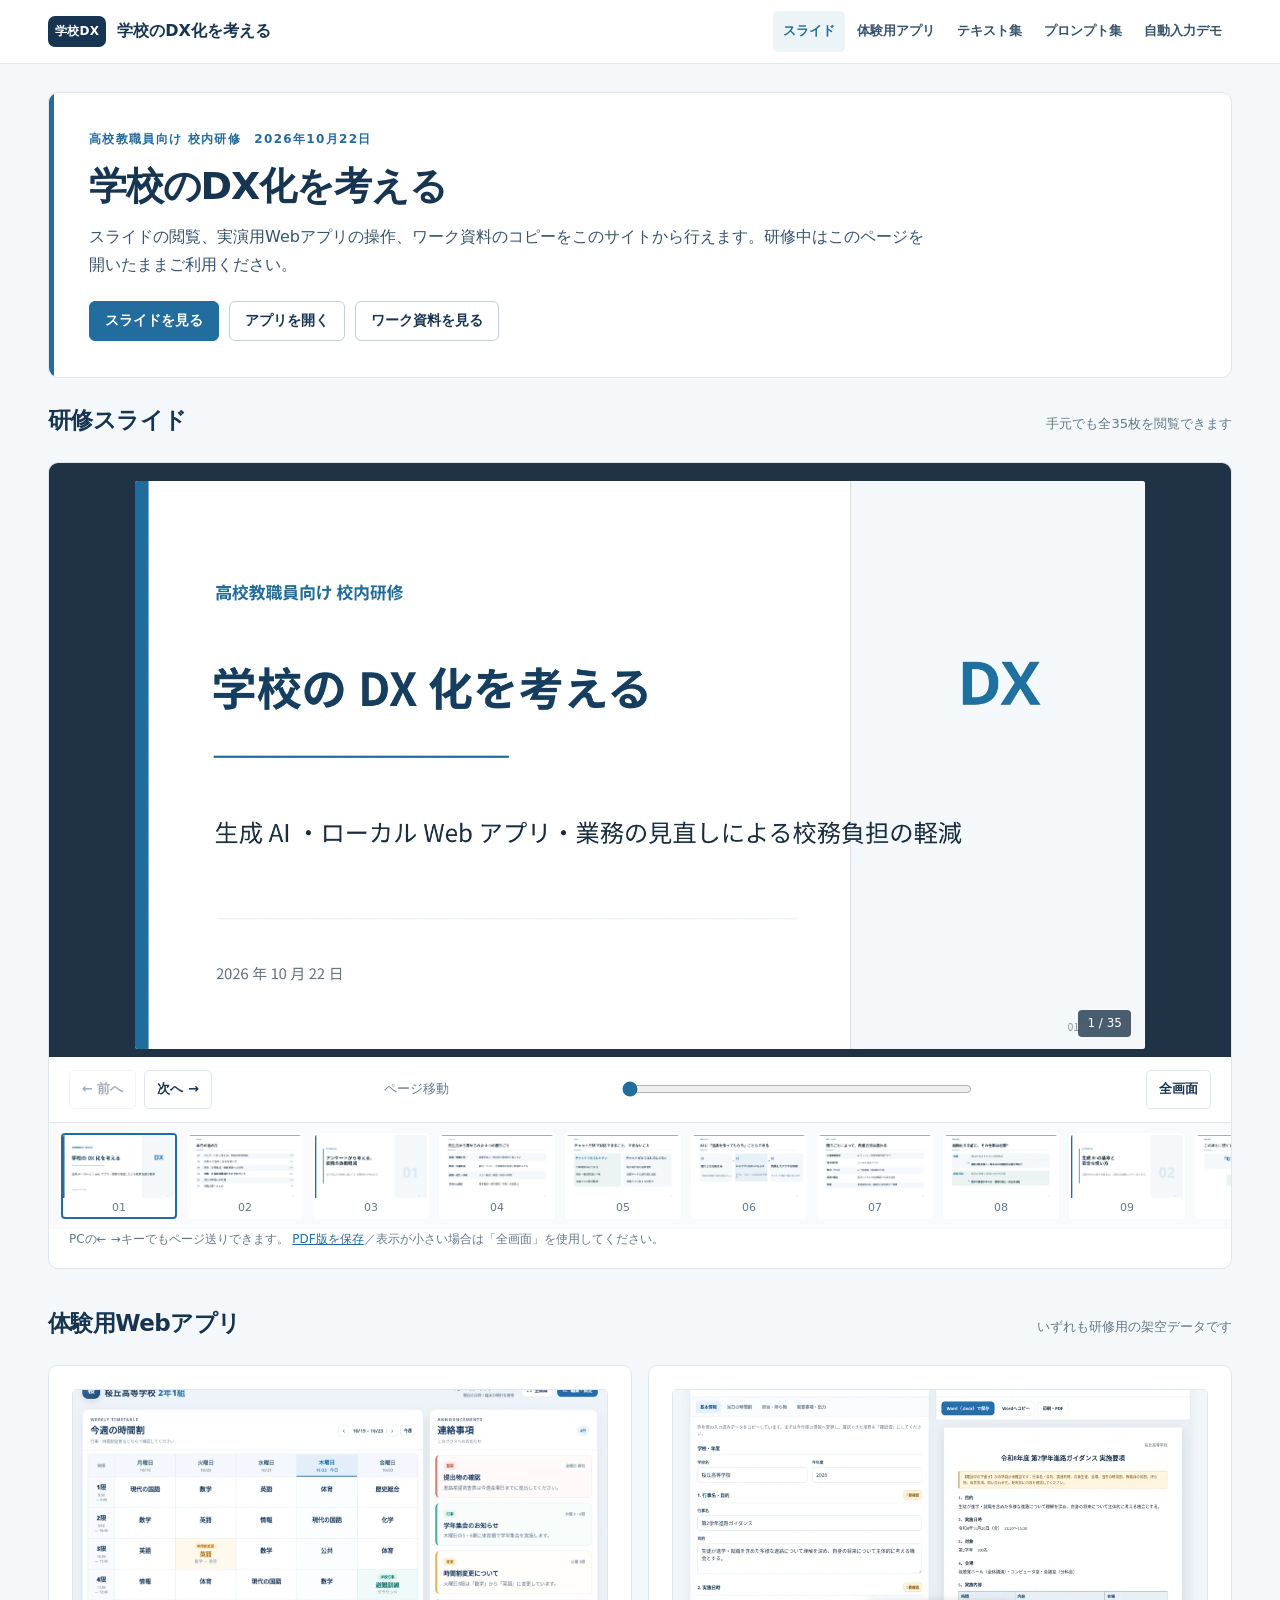
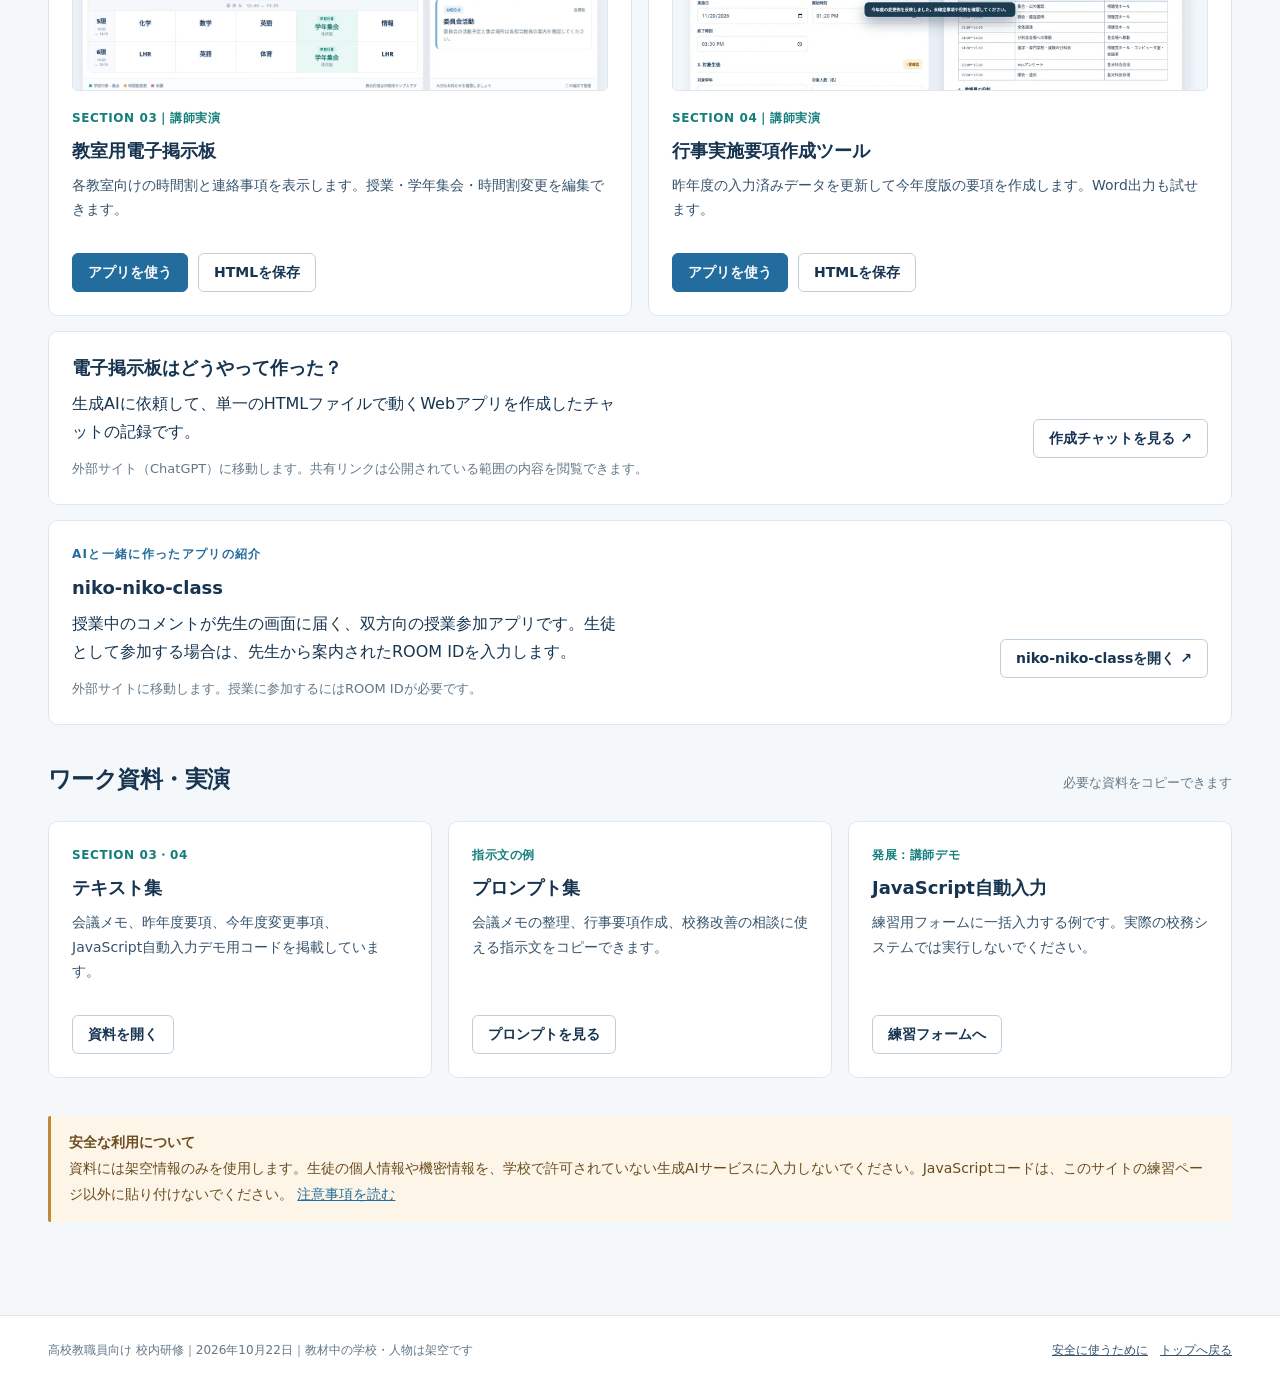
<file: index.html>
<!doctype html><html lang="ja"><head><meta charset="UTF-8"><meta name="viewport" content="width=device-width, initial-scale=1"><title>研修ポータル｜学校のDX化を考える</title><meta name="description" content="学校のDX化を考える 校内研修の資料と体験用ツール"><link rel="stylesheet" href="assets/style.css"></head><body><header class="site-head"><div class="head-inner"><a class="brand" href="index.html"><span class="brand-mark">学校DX</span>学校のDX化を考える</a><nav class="global-nav" aria-label="サイトメニュー"><a href="index.html#slides" aria-current="page">スライド</a><a href="index.html#apps">体験用アプリ</a><a href="materials/texts.html">テキスト集</a><a href="materials/prompts.html">プロンプト集</a><a href="demos/auto-form.html">自動入力デモ</a></nav></div></header><main><section class="hero"><p class="eyebrow">高校教職員向け 校内研修　2026年10月22日</p><h1>学校のDX化を考える</h1><p class="lead">スライドの閲覧、実演用Webアプリの操作、ワーク資料のコピーをこのサイトから行えます。研修中はこのページを開いたままご利用ください。</p><div class="buttons"><a class="btn" href="#slides">スライドを見る</a><a class="btn secondary" href="#apps">アプリを開く</a><a class="btn secondary" href="materials/texts.html">ワーク資料を見る</a></div></section><section id="slides" class="section" style="margin-top:0"><div class="section-header"><h2>研修スライド</h2><p>手元でも全35枚を閲覧できます</p></div><div class="viewer"><div class="viewer-stage" id="viewer-stage"><div class="slide-shell"><img id="slide-image" src="slides/slide-01.webp" alt="研修スライド 1/35" width="1365" height="768"><span id="slide-count" class="slide-count">1 / 35</span></div></div><div class="viewer-controls"><div class="viewer-actions"><button type="button" id="prev-slide" aria-label="前のスライド">← 前へ</button><button type="button" id="next-slide" aria-label="次のスライド">次へ →</button></div><label for="slide-slider" class="muted">ページ移動</label><input id="slide-slider" type="range" min="1" max="35" value="1" aria-label="スライド番号"><div class="viewer-actions"><button type="button" id="fullscreen-slide">全画面</button></div></div><div class="thumb-tray" id="thumb-tray" aria-label="スライド一覧"></div><div class="viewer-meta">PCの← →キーでもページ送りできます。 <a href="downloads/研修スライド.pdf" download>PDF版を保存</a>／表示が小さい場合は「全画面」を使用してください。</div></div></section>
<section id="apps" class="section"><div class="section-header"><h2>体験用Webアプリ</h2><p>いずれも研修用の架空データです</p></div><div class="grid-2">
<article class="tile"><img src="assets/board.webp" alt="電子掲示板の画面例" loading="lazy"><span class="tag">SECTION 03｜講師実演</span><h3>教室用電子掲示板</h3><p>各教室向けの時間割と連絡事項を表示します。授業・学年集会・時間割変更を編集できます。</p><div class="buttons"><a class="btn" href="apps/board.html">アプリを使う</a><a class="btn secondary" href="apps/電子掲示板.html" download>HTMLを保存</a></div></article>
<article class="tile"><img src="assets/plan.webp" alt="行事実施要項作成ツールの画面例" loading="lazy"><span class="tag">SECTION 04｜講師実演</span><h3>行事実施要項作成ツール</h3><p>昨年度の入力済みデータを更新して今年度版の要項を作成します。Word出力も試せます。</p><div class="buttons"><a class="btn" href="apps/plan.html">アプリを使う</a><a class="btn secondary" href="apps/行事実施要項作成.html" download>HTMLを保存</a></div></article>
</div><div class="panel" style="margin-top:15px"><div class="split"><div><h3>電子掲示板はどうやって作った？</h3><p>生成AIに依頼して、単一のHTMLファイルで動くWebアプリを作成したチャットの記録です。</p></div><div class="buttons" style="justify-content:flex-end"><a class="btn secondary" href="https://chatgpt.com/share/6ad99d3b-70a0-83ee-8673-cad5994e71d2" target="_blank" rel="noopener noreferrer">作成チャットを見る ↗</a></div></div><p class="muted" style="margin-bottom:0">外部サイト（ChatGPT）に移動します。共有リンクは公開されている範囲の内容を閲覧できます。</p></div><div class="panel" id="niko-niko-class" style="margin-top:15px"><div class="split"><div><p class="eyebrow">AIと一緒に作ったアプリの紹介</p><h3>niko-niko-class</h3><p>授業中のコメントが先生の画面に届く、双方向の授業参加アプリです。生徒として参加する場合は、先生から案内されたROOM IDを入力します。</p></div><div class="buttons" style="justify-content:flex-end"><a class="btn secondary" href="https://niko-niko-class.k-nonaka.chatgpt.site/" target="_blank" rel="noopener noreferrer">niko-niko-classを開く ↗</a></div></div><p class="muted" style="margin-bottom:0">外部サイトに移動します。授業に参加するにはROOM IDが必要です。</p></div></section>
<section class="section" id="resources"><div class="section-header"><h2>ワーク資料・実演</h2><p>必要な資料をコピーできます</p></div><div class="grid-3"><article class="tile"><span class="tag">SECTION 03・04</span><h3>テキスト集</h3><p>会議メモ、昨年度要項、今年度変更事項、JavaScript自動入力デモ用コードを掲載しています。</p><div class="buttons"><a class="btn secondary" href="materials/texts.html">資料を開く</a></div></article><article class="tile"><span class="tag">指示文の例</span><h3>プロンプト集</h3><p>会議メモの整理、行事要項作成、校務改善の相談に使える指示文をコピーできます。</p><div class="buttons"><a class="btn secondary" href="materials/prompts.html">プロンプトを見る</a></div></article><article class="tile"><span class="tag">発展：講師デモ</span><h3>JavaScript自動入力</h3><p>練習用フォームに一括入力する例です。実際の校務システムでは実行しないでください。</p><div class="buttons"><a class="btn secondary" href="demos/auto-form.html">練習フォームへ</a></div></article></div></section>
<section class="section"><div class="note warning"><strong>安全な利用について</strong><br>資料には架空情報のみを使用します。生徒の個人情報や機密情報を、学校で許可されていない生成AIサービスに入力しないでください。JavaScriptコードは、このサイトの練習ページ以外に貼り付けないでください。 <a href="materials/safety.html">注意事項を読む</a></div></section></main><footer class="site-footer"><div class="footer-inner"><span>高校教職員向け 校内研修｜2026年10月22日｜教材中の学校・人物は架空です</span><div><a href="materials/safety.html">安全に使うために</a><a href="index.html">トップへ戻る</a></div></div></footer><script src="assets/site.js" defer></script></body></html>
</file>
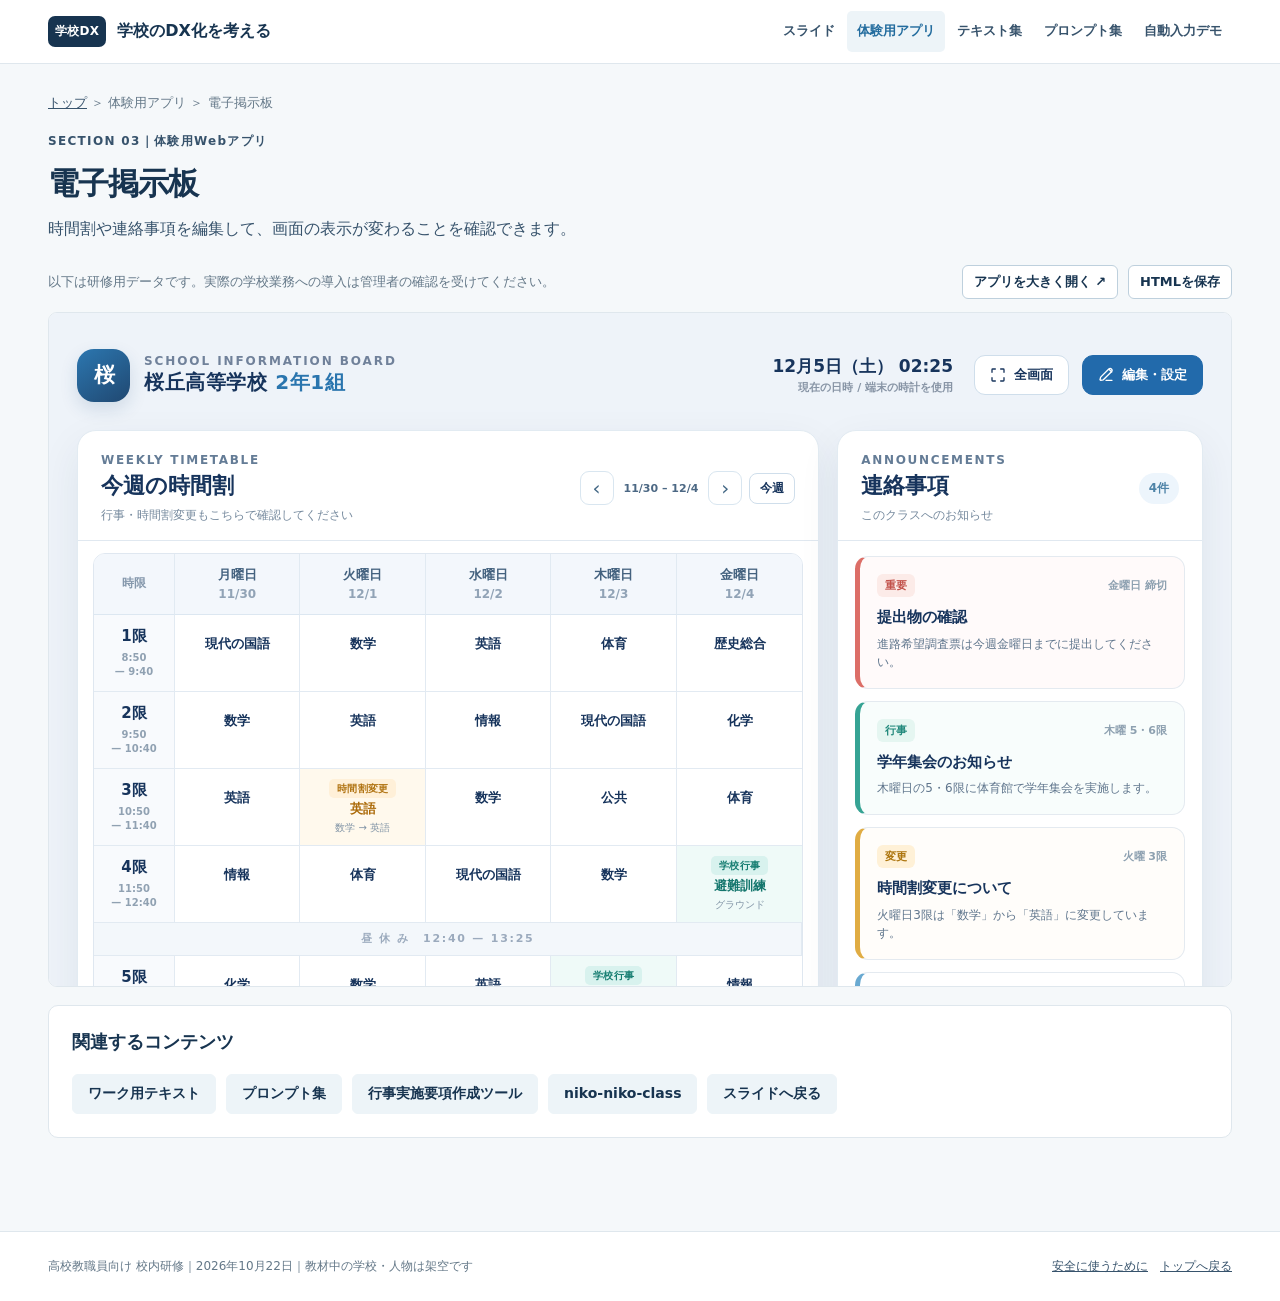
<file: apps/board.html>
<!doctype html><html lang="ja"><head><meta charset="UTF-8"><meta name="viewport" content="width=device-width, initial-scale=1"><title>電子掲示板｜学校のDX化を考える</title><meta name="description" content="学校のDX化を考える 校内研修の資料と体験用ツール"><link rel="stylesheet" href="../assets/style.css"></head><body><header class="site-head"><div class="head-inner"><a class="brand" href="../index.html"><span class="brand-mark">学校DX</span>学校のDX化を考える</a><nav class="global-nav" aria-label="サイトメニュー"><a href="../index.html#slides">スライド</a><a href="../index.html#apps" aria-current="page">体験用アプリ</a><a href="../materials/texts.html">テキスト集</a><a href="../materials/prompts.html">プロンプト集</a><a href="../demos/auto-form.html">自動入力デモ</a></nav></div></header><main><p class="breadcrumb"><a href="../index.html">トップ</a> ＞ 体験用アプリ ＞ 電子掲示板</p><div class="page-title"><p class="eyebrow">SECTION 03｜体験用Webアプリ</p><h1>電子掲示板</h1><p>時間割や連絡事項を編集して、画面の表示が変わることを確認できます。</p></div><div class="tool-toolbar"><p>以下は研修用データです。実際の学校業務への導入は管理者の確認を受けてください。</p><div class="buttons" style="padding:0"><a class="btn secondary small" href="電子掲示板.html" target="_blank" rel="noopener">アプリを大きく開く ↗</a><a class="btn secondary small" href="電子掲示板.html" download>HTMLを保存</a></div></div><iframe class="embedded-app" src="電子掲示板.html" title="電子掲示板の操作画面" loading="eager"></iframe><div class="panel" style="margin-top:18px"><h3>関連するコンテンツ</h3><div class="buttons"><a class="btn quiet" href="../materials/texts.html">ワーク用テキスト</a><a class="btn quiet" href="../materials/prompts.html">プロンプト集</a><a class="btn quiet" href="plan.html">行事実施要項作成ツール</a><a class="btn quiet" href="../index.html#niko-niko-class">niko-niko-class</a><a class="btn quiet" href="../index.html#slides">スライドへ戻る</a></div></div></main><footer class="site-footer"><div class="footer-inner"><span>高校教職員向け 校内研修｜2026年10月22日｜教材中の学校・人物は架空です</span><div><a href="../materials/safety.html">安全に使うために</a><a href="../index.html">トップへ戻る</a></div></div></footer><script src="../assets/site.js" defer></script></body></html>
</file>
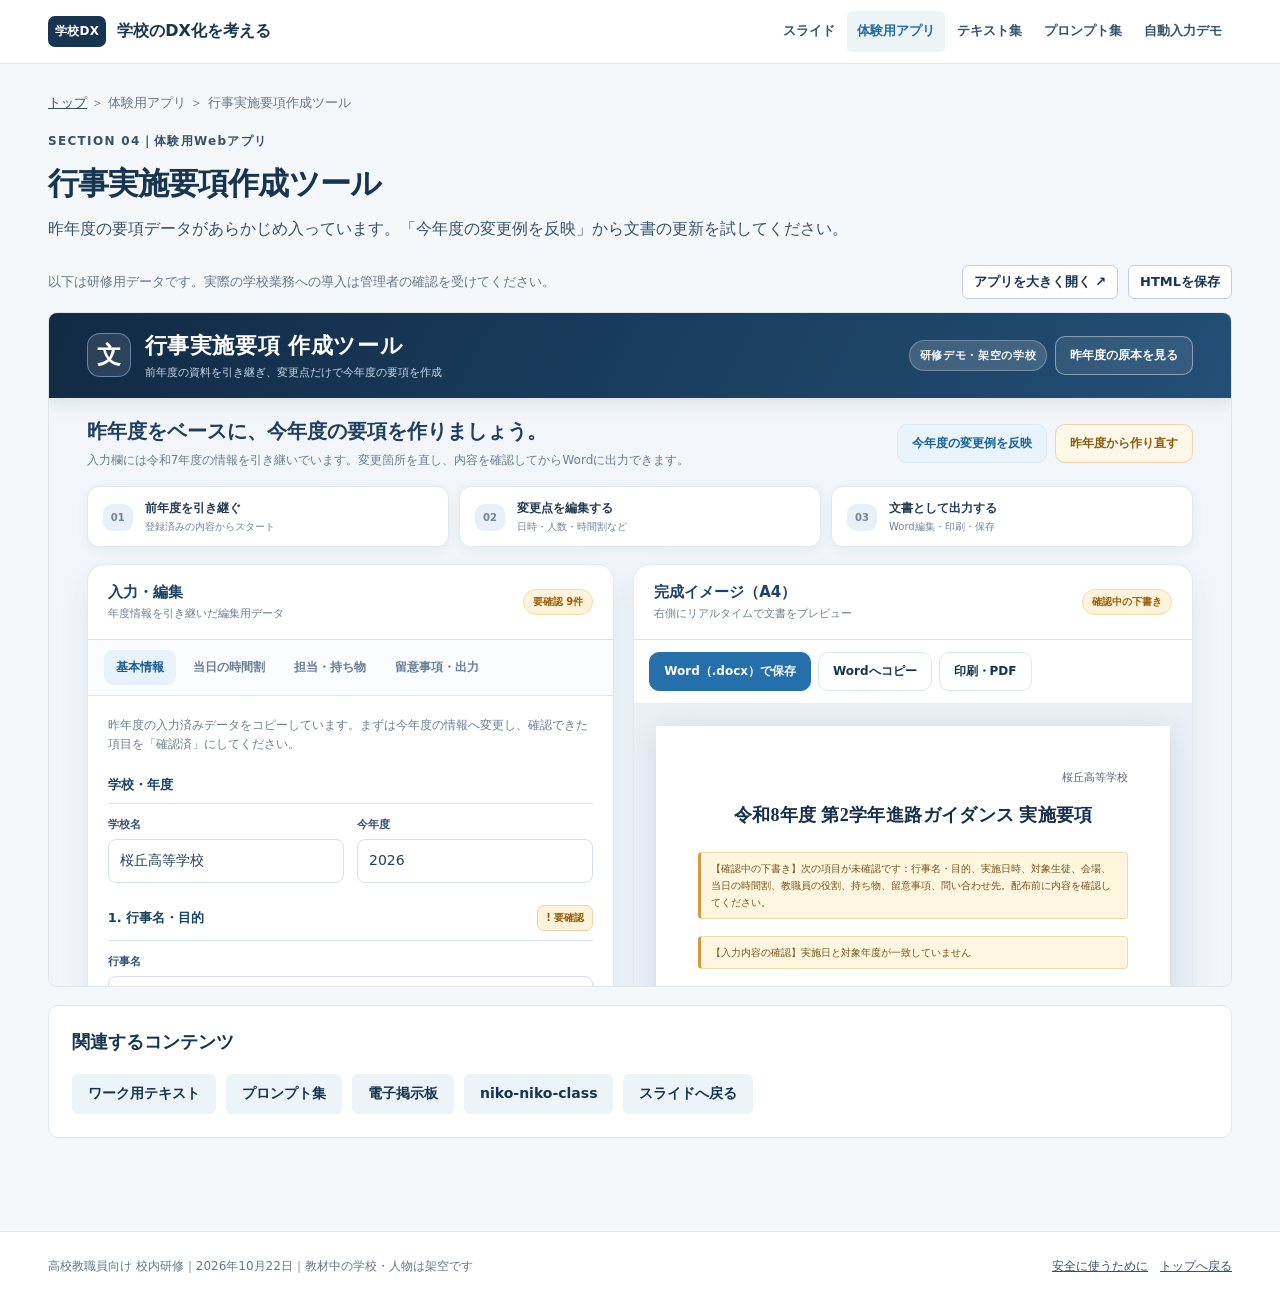
<file: apps/plan.html>
<!doctype html><html lang="ja"><head><meta charset="UTF-8"><meta name="viewport" content="width=device-width, initial-scale=1"><title>行事実施要項作成ツール｜学校のDX化を考える</title><meta name="description" content="学校のDX化を考える 校内研修の資料と体験用ツール"><link rel="stylesheet" href="../assets/style.css"></head><body><header class="site-head"><div class="head-inner"><a class="brand" href="../index.html"><span class="brand-mark">学校DX</span>学校のDX化を考える</a><nav class="global-nav" aria-label="サイトメニュー"><a href="../index.html#slides">スライド</a><a href="../index.html#apps" aria-current="page">体験用アプリ</a><a href="../materials/texts.html">テキスト集</a><a href="../materials/prompts.html">プロンプト集</a><a href="../demos/auto-form.html">自動入力デモ</a></nav></div></header><main><p class="breadcrumb"><a href="../index.html">トップ</a> ＞ 体験用アプリ ＞ 行事実施要項作成ツール</p><div class="page-title"><p class="eyebrow">SECTION 04｜体験用Webアプリ</p><h1>行事実施要項作成ツール</h1><p>昨年度の要項データがあらかじめ入っています。「今年度の変更例を反映」から文書の更新を試してください。</p></div><div class="tool-toolbar"><p>以下は研修用データです。実際の学校業務への導入は管理者の確認を受けてください。</p><div class="buttons" style="padding:0"><a class="btn secondary small" href="行事実施要項作成.html" target="_blank" rel="noopener">アプリを大きく開く ↗</a><a class="btn secondary small" href="行事実施要項作成.html" download>HTMLを保存</a></div></div><iframe class="embedded-app" src="行事実施要項作成.html" title="行事実施要項作成ツールの操作画面" loading="eager"></iframe><div class="panel" style="margin-top:18px"><h3>関連するコンテンツ</h3><div class="buttons"><a class="btn quiet" href="../materials/texts.html">ワーク用テキスト</a><a class="btn quiet" href="../materials/prompts.html">プロンプト集</a><a class="btn quiet" href="board.html">電子掲示板</a><a class="btn quiet" href="../index.html#niko-niko-class">niko-niko-class</a><a class="btn quiet" href="../index.html#slides">スライドへ戻る</a></div></div></main><footer class="site-footer"><div class="footer-inner"><span>高校教職員向け 校内研修｜2026年10月22日｜教材中の学校・人物は架空です</span><div><a href="../materials/safety.html">安全に使うために</a><a href="../index.html">トップへ戻る</a></div></div></footer><script src="../assets/site.js" defer></script></body></html>
</file>
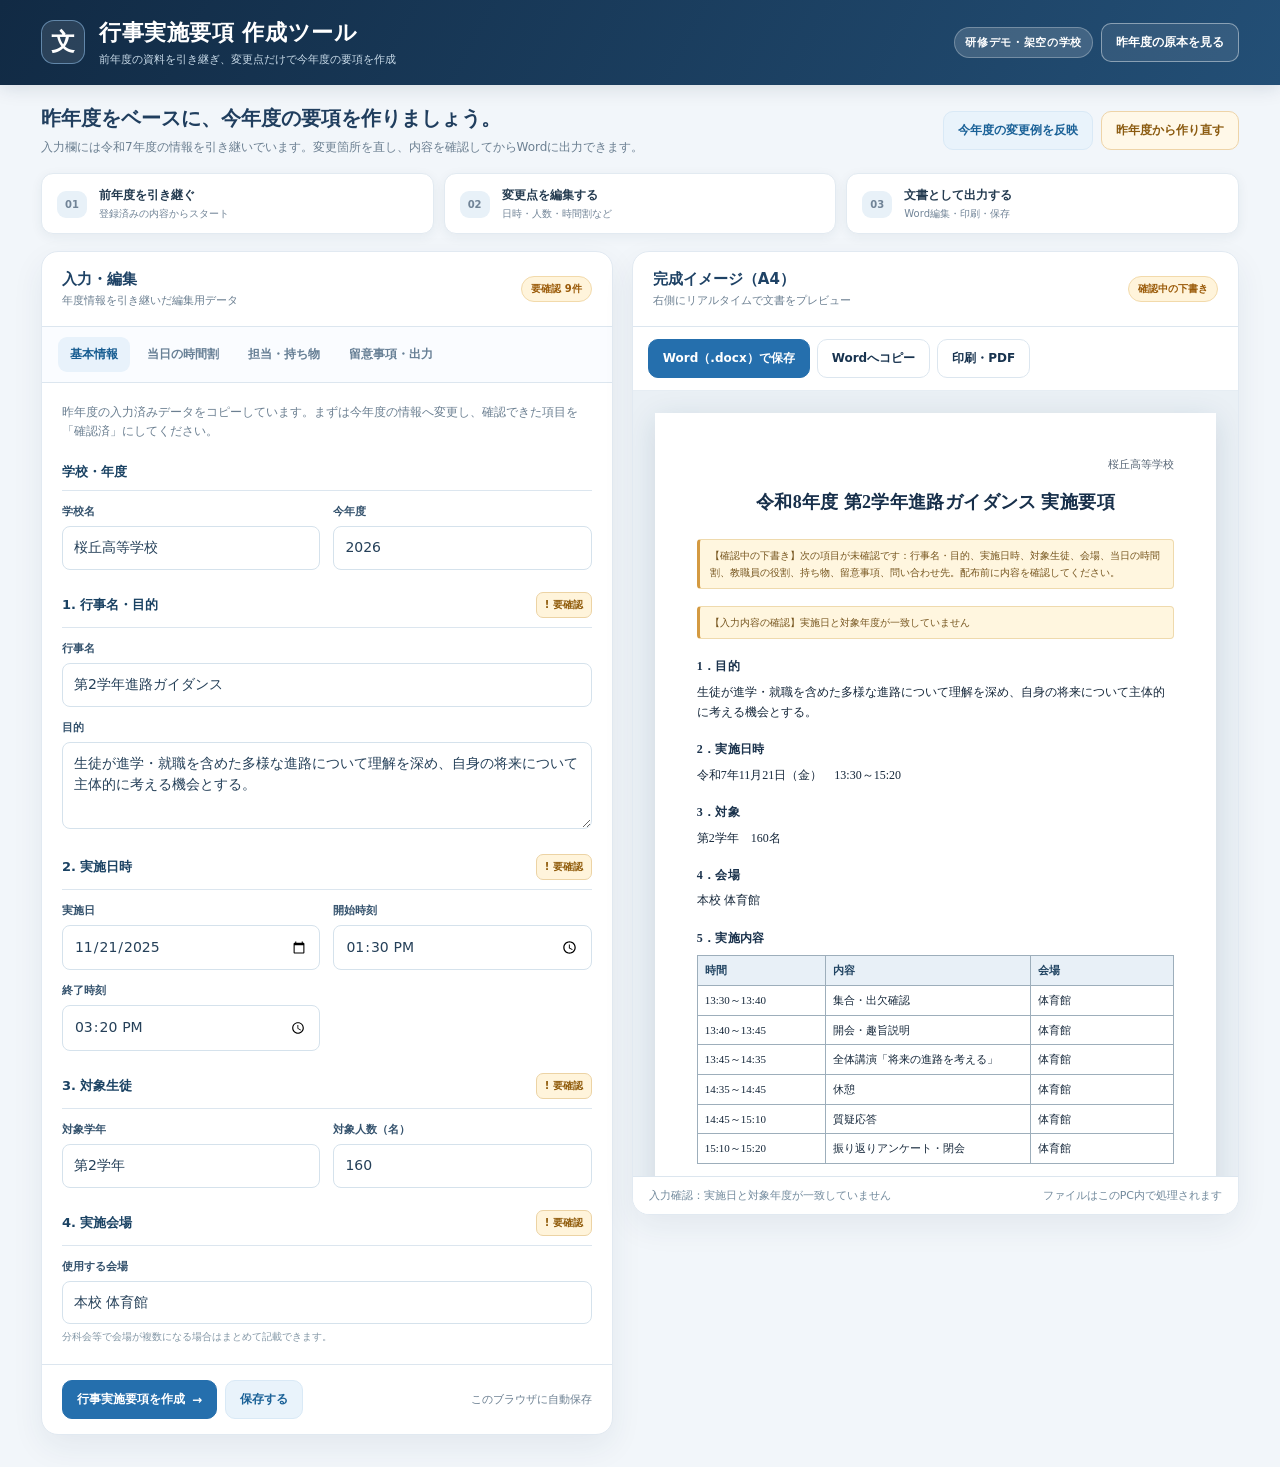
<file: apps/行事実施要項作成.html>
<!DOCTYPE html>
<html lang="ja">
<head>
<meta charset="utf-8">
<meta name="viewport" content="width=device-width, initial-scale=1">
<meta http-equiv="Content-Security-Policy" content="default-src 'none'; script-src 'unsafe-inline'; style-src 'unsafe-inline'; img-src data:; connect-src 'none'; object-src 'none'; base-uri 'none'; form-action 'none'">
<title>行事実施要項 作成ツール｜桜丘高等学校（デモ）</title>
<style>
:root{--navy:#18334f;--navy2:#203f60;--blue:#256fad;--blue-light:#eaf4fc;--teal:#158477;--text:#243b50;--muted:#6b7f91;--line:#dce6ef;--bg:#f2f6fa;--white:#fff;--amber:#9a5a08;--amber-bg:#fff4db;--red:#bd4d38;--green:#197b65;--shadow:0 12px 32px rgba(25,55,83,.07);font-family:'Yu Gothic','Hiragino Kaku Gothic ProN','Meiryo',system-ui,sans-serif;color:var(--text)}
*{box-sizing:border-box}body{margin:0;background:var(--bg);font-size:14px}button,input,textarea,select{font:inherit}button{cursor:pointer}button:disabled{cursor:not-allowed;opacity:.6}button:focus-visible,input:focus-visible,textarea:focus-visible,select:focus-visible{outline:3px solid #95c6f3;outline-offset:2px}
.topbar{background:linear-gradient(118deg,#112a44,#234f76);color:white;padding:18px 3.2%;box-shadow:0 3px 18px #11294221}.toprow{display:flex;align-items:center;justify-content:space-between;gap:16px;max-width:1760px;margin:auto}.brand{display:flex;align-items:center;gap:14px}.brand-icon{display:grid;place-items:center;width:44px;height:44px;border:1px solid #92c3ee88;border-radius:13px;background:#ffffff1b;font-weight:900;font-size:24px}.brand h1{margin:0;font-size:22px;line-height:1.35;letter-spacing:.025em}.brand p{margin:4px 0 0;color:#c9dbe9;font-size:11px}.header-right{display:flex;align-items:center;gap:8px;flex-wrap:wrap;justify-content:flex-end}.demo-tag{font-size:11px;font-weight:bold;letter-spacing:.06em;background:#ffffff27;border:1px solid #ffffff44;padding:7px 10px;border-radius:18px}.btn{display:inline-flex;justify-content:center;align-items:center;gap:7px;padding:10px 14px;border-radius:10px;border:1px solid var(--line);background:white;color:var(--navy);font-size:12px;font-weight:700;min-height:38px;white-space:nowrap;transition:background .15s}.btn:hover{background:#eef6fc}.btn-primary{background:var(--blue);border-color:var(--blue);color:white}.btn-primary:hover{background:#145d99}.btn-dark{background:#123653;color:white;border-color:#123653}.btn-dark:hover{background:#245578}.btn-soft{background:#e9f3fb;border-color:#d9e9f6;color:#1a6197}.btn-outline-light{background:#ffffff16;border-color:#ffffff6c;color:white}.btn-outline-light:hover{background:#ffffff2a}.btn-warning{border-color:#eed4a8;background:#fff8e8;color:#8b5b10}.btn-small{padding:6px 10px;min-height:30px;font-size:11px;border-radius:8px}.btn-quiet{background:transparent;border:0;color:var(--muted);padding:5px}.btn-danger{color:#ab493a;border-color:#f4d2ce;background:#fff9f8}
.layout{max-width:1760px;margin:0 auto;padding:20px 3.2% 32px}.intro{display:flex;align-items:center;justify-content:space-between;gap:14px;margin-bottom:16px;flex-wrap:wrap}.intro-copy h2{margin:0 0 6px;font-size:20px;color:#203e5e}.intro-copy p{margin:0;color:var(--muted);font-size:12px;line-height:1.6}.intro-actions{display:flex;gap:8px;flex-wrap:wrap}.stage{display:flex;gap:10px;margin:0 0 17px}.stage-card{flex:1;background:#fff;border:1px solid #e2eaf1;border-radius:12px;padding:12px 15px;display:flex;gap:12px;align-items:center;box-shadow:0 3px 12px #193a5310}.stage-num{background:#e8f1f8;color:#276a9b;border-radius:9px;font-weight:900;padding:8px;font-size:12px}.stage-card strong{font-size:12px}.stage-card span{display:block;margin-top:3px;color:#718497;font-size:10px}
.workspace{display:grid;grid-template-columns:minmax(400px,.97fr) minmax(475px,1.03fr);gap:19px;align-items:start}.pane{background:#fff;border:1px solid #e1e9f1;border-radius:17px;box-shadow:var(--shadow);min-width:0}.pane-head{padding:18px 20px;border-bottom:1px solid var(--line);display:flex;align-items:center;justify-content:space-between;gap:8px;flex-wrap:wrap}.pane-head h3{font-size:15px;margin:0;color:#1e4265}.pane-head p{margin:4px 0 0;color:var(--muted);font-size:11px}.pill{border:1px solid #d0e4f3;background:#f0f7fc;color:#2c6b97;border-radius:30px;padding:5px 9px;font-size:10px;font-weight:bold}.pill-alert{background:var(--amber-bg);border-color:#f2daab;color:var(--amber)}.pane-tools{display:flex;align-items:center;gap:8px}.tabbar{padding:10px 16px;display:flex;gap:5px;background:#fafcff;border-bottom:1px solid var(--line);overflow-x:auto}.tab{padding:9px 12px;border:0;background:transparent;color:#688096;font-size:12px;font-weight:700;border-radius:9px;white-space:nowrap}.tab.active{background:#e8f2fb;color:#155b90}.editor-body{padding:20px;min-height:550px}.section-intro{margin:0 0 15px;line-height:1.6;color:var(--muted);font-size:12px}.section-heading{display:flex;align-items:center;justify-content:space-between;border-bottom:1px solid var(--line);padding-bottom:9px;margin:22px 0 13px;gap:8px}.section-heading:first-child{margin-top:0}.section-heading h4{margin:0;font-size:13px;color:#1a4263}.form-grid{display:grid;grid-template-columns:1fr 1fr;gap:13px}.form-grid .wide{grid-column:1/-1}.field{min-width:0}.field label{display:flex;align-items:center;gap:5px;margin:0 0 7px;font-size:11px;font-weight:800;color:#34526d}.field input,.field textarea,.field select{width:100%;color:#254059;background:#fff;border:1px solid #d5e2ec;border-radius:8px;padding:10px 11px;min-height:38px;line-height:1.55}.field textarea{resize:vertical;min-height:78px}.field input:focus,.field textarea:focus,.field select:focus{border-color:#4294cb;outline:none;box-shadow:0 0 0 3px #bee1fa70}.field-hint{color:#8296a5;font-size:10px;margin-top:5px;line-height:1.5}.field-row{display:flex;justify-content:space-between;align-items:center;gap:10px;margin-bottom:6px}.field-row label{margin:0}.checkbtn{border-radius:7px;font-size:10px;padding:5px 8px;border:1px solid #ecd3a4;background:#fff4db;color:#8f5a09;font-weight:800;white-space:nowrap}.checkbtn.ok{border-color:#badfd1;background:#e7f8f1;color:#187355}.checkbtn:hover{filter:brightness(.97)}.field-card{padding:13px;border-radius:11px;background:#f7fafd;border:1px solid #e3eaf1;margin-bottom:10px}.grid-row{display:grid;grid-template-columns:85px 85px 1fr 1fr 33px;gap:8px;align-items:start;margin:0 0 9px}.grid-row.roles{grid-template-columns:1fr 2fr 33px}.grid-row input{min-width:0;width:100%;padding:9px 7px;font-size:11px;border-radius:8px;border:1px solid #d6e1eb}.grid-row-header{font-size:10px;color:#8596a5;font-weight:700;padding:0 2px}.row-delete{border:1px solid #eedad9;background:#fff6f6;border-radius:8px;color:#a75e54;height:34px;font-size:17px}.row-delete:hover{background:#ffe9e5}.muted-callout{background:#f0f6fb;border:1px solid #dae9f4;border-radius:10px;padding:11px 13px;font-size:11px;line-height:1.8;color:#536e84;margin:0 0 16px}.warning-callout{background:#fff8e8;border:1px solid #f1dcb2;border-radius:11px;padding:12px 14px;font-size:11px;line-height:1.75;color:#805c25}.editor-footer{display:flex;gap:8px;align-items:center;flex-wrap:wrap;border-top:1px solid var(--line);padding:15px 20px}.savehint{color:var(--muted);margin-left:auto;font-size:11px}
.preview-pane{position:sticky;top:16px;overflow:hidden}.preview-actions{display:flex;flex-wrap:wrap;gap:7px;padding:12px 15px;border-bottom:1px solid #e6edf3;background:#fff;align-items:center}.preview-actions .push{margin-left:auto}.preview-scroll{background:#eaf0f5;padding:22px;max-height:calc(100vh - 115px);min-height:640px;overflow:auto}.paper{background:white;width:100%;max-width:720px;margin:0 auto;min-height:860px;padding:42px 42px 55px;box-shadow:0 6px 28px #183c5a21;color:#16283b;font-family:'Yu Mincho','Hiragino Mincho ProN','MS Mincho','Yu Gothic',serif;font-size:12px;line-height:1.7;overflow-wrap:anywhere}.paper-school{text-align:right;font-size:11px;color:#596777}.paper h2{text-align:center;color:#172f4a;font-size:18px;line-height:1.65;margin:14px 0 22px;letter-spacing:.02em}.paper .draft-note{background:#fff6df;border:1px solid #efdaad;border-left:3px solid #d49a41;color:#76551e;border-radius:4px;font-family:'Yu Gothic',sans-serif;font-size:10px;padding:7px 10px;margin-bottom:17px}.paper h4{font-size:12px;color:#1a324c;margin:17px 0 5px;letter-spacing:.025em}.paper p{margin:0 0 7px;white-space:pre-wrap}.paper ul{padding-left:18px;margin:4px 0 9px}.paper li{margin:3px 0}.paper table{border-collapse:collapse;width:100%;font-size:11px;margin:7px 0 11px;table-layout:fixed}.paper th,.paper td{border:1px solid #9daebb;padding:5px 7px;text-align:left;vertical-align:top;overflow-wrap:anywhere}.paper th{background:#e8f0f7;color:#224563;font-weight:700}.paper .small-note{color:#815f29;font-size:10px}.paper .doc-col-num{width:27%}.paper .doc-col-place{width:30%}.preview-bottom{display:flex;align-items:center;justify-content:space-between;gap:10px;background:#fff;padding:11px 16px;border-top:1px solid var(--line);color:#71899c;font-size:11px;flex-wrap:wrap}
.toast{position:fixed;bottom:22px;left:50%;transform:translateX(-50%);background:#1d3c54;color:white;padding:12px 20px;border-radius:12px;box-shadow:0 14px 40px #142b4970;font-weight:700;font-size:12px;z-index:50;max-width:90vw;display:none}.toast.show{display:block}.help{line-height:1.9;font-size:12px;color:#516a7f}.help details{border:1px solid #dbe6ee;border-radius:11px;padding:10px 12px;margin-top:9px;background:white}.help summary{font-weight:800;cursor:pointer;color:#284d6b}.help ul{padding-left:20px}.file-btn{display:inline-flex;cursor:pointer}
@media(max-width:1150px){.workspace{grid-template-columns:1fr}.preview-pane{position:static}.preview-scroll{max-height:none}.paper{max-width:760px}.stage-card{padding:10px}.stage-card span{display:none}}
@media(max-width:670px){.layout{padding:14px 10px}.topbar{padding:15px 12px}.brand h1{font-size:16px}.stage{gap:5px}.stage-card{padding:7px;gap:5px}.stage-num{padding:5px}.stage-card strong{font-size:10px}.form-grid{gap:10px}.grid-row{grid-template-columns:60px 60px 1fr 1fr 28px;gap:3px}.grid-row input{padding:6px 4px;font-size:10px}.grid-row.roles{grid-template-columns:1fr 1.6fr 28px}.editor-body{padding:14px}.paper{padding:24px 20px;min-height:700px}.preview-scroll{padding:10px}.preview-actions{padding:10px}.pane-head{padding:14px}}
@media print{@page{size:A4;margin:14mm 15mm}html,body{background:white!important}body *{visibility:hidden!important}.preview-scroll,.preview-scroll *,#printDoc,#printDoc *{visibility:visible!important}.preview-pane,.preview-scroll,#printDoc{position:static!important;display:block!important;background:white!important;border:none!important;box-shadow:none!important;overflow:visible!important;max-height:none!important;padding:0!important;margin:0!important;width:100%!important;min-height:0!important}.preview-pane{position:absolute!important;left:0;top:0;width:100%!important}.paper{max-width:none!important;padding:0!important;min-height:0!important;font-size:10pt!important}.paper h2{font-size:15pt!important}.paper h4{break-after:avoid}.paper tr{break-inside:avoid}.paper .draft-note{border:1px solid #aaa!important}.topbar,.layout>.intro,.layout>.stage,.workspace>.pane:first-child,.pane-head,.preview-actions,.preview-bottom{display:none!important}}
</style>
</head>
<body>
<header class="topbar"><div class="toprow"><div class="brand"><span class="brand-icon">文</span><div><h1>行事実施要項 作成ツール</h1><p>前年度の資料を引き継ぎ、変更点だけで今年度の要項を作成</p></div></div><div class="header-right"><span class="demo-tag">研修デモ・架空の学校</span><button type="button" class="btn btn-outline-light" id="viewOriginal">昨年度の原本を見る</button></div></div></header>
<main class="layout">
 <div class="intro"><div class="intro-copy"><h2>昨年度をベースに、今年度の要項を作りましょう。</h2><p>入力欄には令和7年度の情報を引き継いでいます。変更箇所を直し、内容を確認してからWordに出力できます。</p></div><div class="intro-actions"><button class="btn btn-soft" id="demoFill" type="button">今年度の変更例を反映</button><button class="btn btn-warning" id="resetDraft" type="button">昨年度から作り直す</button></div></div>
 <div class="stage"><div class="stage-card"><span class="stage-num">01</span><div><strong>前年度を引き継ぐ</strong><span>登録済みの内容からスタート</span></div></div><div class="stage-card"><span class="stage-num">02</span><div><strong>変更点を編集する</strong><span>日時・人数・時間割など</span></div></div><div class="stage-card"><span class="stage-num">03</span><div><strong>文書として出力する</strong><span>Word編集・印刷・保存</span></div></div></div>
 <div class="workspace">
  <section class="pane" aria-label="入力・編集"><div class="pane-head"><div><h3>入力・編集</h3><p>年度情報を引き継いだ編集用データ</p></div><span id="editBadge" class="pill pill-alert">確認中</span></div><nav class="tabbar" aria-label="編集カテゴリ"><button class="tab active" data-tab="basic" type="button">基本情報</button><button class="tab" data-tab="schedule" type="button">当日の時間割</button><button class="tab" data-tab="staff" type="button">担当・持ち物</button><button class="tab" data-tab="notes" type="button">留意事項・出力</button></nav><div class="editor-body" id="editor"></div><footer class="editor-footer"><button class="btn btn-primary" id="generate" type="button">行事実施要項を作成 <span aria-hidden="true">→</span></button><button class="btn btn-soft" id="saveNow" type="button">保存する</button><span class="savehint" id="saveStatus" aria-live="polite">自動保存に対応</span></footer></section>
  <section class="pane preview-pane" aria-label="文書プレビュー"><div class="pane-head"><div><h3>完成イメージ（A4）</h3><p>右側にリアルタイムで文書をプレビュー</p></div><span class="pill" id="previewBadge">下書き</span></div><div class="preview-actions"><button class="btn btn-primary" id="wordBtn" type="button">Word（.docx）で保存</button><button class="btn" id="copyBtn" type="button">Wordへコピー</button><button class="btn" id="printBtn" type="button">印刷・PDF</button><span class="push"></span></div><div class="preview-scroll" id="previewScroll"><article class="paper" id="printDoc" aria-label="実施要項本文"></article></div><div class="preview-bottom"><span id="statusLine">未確認の項目を確認してください。</span><span>ファイルはこのPC内で処理されます</span></div></section>
 </div>
</main>
<div class="toast" role="status" id="toast"></div><input id="importFile" type="file" accept="application/json,.json" hidden>
<script>
'use strict';
/* 研修用：単一HTML・外部通信なし・外部ライブラリ不使用 */
const STORAGE_KEY='sakura_event_requirements_demo_v1';
const ORIGINAL={school:'桜丘高等学校',year:2025,title:'第2学年進路ガイダンス',purpose:'生徒が進学・就職を含めた多様な進路について理解を深め、自身の将来について主体的に考える機会とする。',date:'2025-11-21',start:'13:30',end:'15:20',grade:'第2学年',students:'160',venue:'本校 体育館',schedule:[{start:'13:30',end:'13:40',activity:'集合・出欠確認',place:'体育館'},{start:'13:40',end:'13:45',activity:'開会・趣旨説明',place:'体育館'},{start:'13:45',end:'14:35',activity:'全体講演「将来の進路を考える」',place:'体育館'},{start:'14:35',end:'14:45',activity:'休憩',place:'体育館'},{start:'14:45',end:'15:10',activity:'質疑応答',place:'体育館'},{start:'15:10',end:'15:20',activity:'振り返りアンケート・閉会',place:'体育館'}],roles:[{dept:'進路指導部',task:'企画・運営・講師対応'},{dept:'第2学年担任',task:'生徒の誘導・出欠確認・会場内指導'},{dept:'情報担当',task:'マイク・プロジェクター等の機材準備'}],belongings:'筆記用具\n配布する振り返りシート',notes:'開始5分前までに会場への移動を完了する。\n携帯電話は使用せず、講演中は静粛にする。\n振り返りアンケートは紙で提出する。',contact:'進路指導部',unknowns:''};
const GROUPS=[['event','行事名・目的'],['datetime','実施日時'],['target','対象生徒'],['venue','会場'],['schedule','当日の時間割'],['roles','教職員の役割'],['belongings','持ち物'],['notes','留意事項'],['contact','問い合わせ先']];
const GROUP_LABELS=Object.fromEntries(GROUPS);
function freshDraft(){const x=structuredClone(ORIGINAL);x.year=2026;x.confirmations=Object.fromEntries(GROUPS.map(([k])=>[k,false]));return x;}
let draft=freshDraft();let activeTab='basic';let saveTimer;let toastTimer;
const $=id=>document.getElementById(id);
const safe=v=>String(v??'').replace(/[&<>"']/g,ch=>({'&':'&amp;','<':'&lt;','>':'&gt;','"':'&quot;',"'":'&#39;'}[ch]));
const arrayLines=str=>String(str||'').split(/\r?\n/).map(x=>x.trim()).filter(Boolean);
const formatYear=y=>Number(y)>=2019?`令和${Number(y)-2018}年`:`${y}年`;
function formatDate(s){if(!/^\d{4}-\d{2}-\d{2}$/.test(s||''))return s||'（未入力）';const [y,m,d]=s.split('-').map(Number);const date=new Date(y,m-1,d);if(date.getFullYear()!==y||date.getMonth()!==m-1||date.getDate()!==d)return s+'（日付要確認）';const day='日月火水木金土'[date.getDay()];return `${formatYear(y)}${m}月${d}日（${day}）`;}
function note(){const a=GROUPS.filter(([k])=>!draft.confirmations?.[k]);return a.map(x=>x[1]);}
function validationIssues(data){const issues=[];const d=String(data.date||'');if(/^\d{4}-\d{2}-\d{2}$/.test(d)){const [y,m]=d.split('-').map(Number);const schoolYear=m>=4?y:y-1;if(schoolYear!==Number(data.year))issues.push('実施日と対象年度が一致していません');}if(data.start&&data.end&&data.start>=data.end)issues.push('開始時刻と終了時刻の前後関係を確認してください');if(data.schedule.some(r=>!r.start||!r.end||!r.activity.trim()))issues.push('時間割に未入力の項目があります');if(data.schedule.some(r=>r.start&&r.end&&r.start>=r.end))issues.push('時間割に開始・終了時刻の逆転があります');for(let i=1;i<data.schedule.length;i++){const a=data.schedule[i-1],b=data.schedule[i];if(a.end&&b.start&&a.end>b.start){issues.push('時間割の時間帯が重複しています');break;}}if(!data.title.trim()||!data.school.trim())issues.push('行事名または学校名が未入力です');return issues;}

function savedNotice(msg){$('saveStatus').textContent=msg;}
function showToast(text){const e=$('toast');e.textContent=text;e.classList.add('show');clearTimeout(toastTimer);toastTimer=setTimeout(()=>e.classList.remove('show'),3200);}
function store(){try{localStorage.setItem(STORAGE_KEY,JSON.stringify({version:1,draft}));savedNotice('このブラウザに保存済み');return true;}catch(e){savedNotice('ブラウザに保存できません。JSONバックアップを使用してください。');return false;}}
function queueSave(){savedNotice('保存中…');clearTimeout(saveTimer);saveTimer=setTimeout(store,420);}
function validateData(v){if(!v||typeof v!=='object'||Array.isArray(v))throw Error('データ形式が不正です');const base=freshDraft();for(const [k,val] of Object.entries(base)){if(k==='confirmations')continue;if(k==='schedule'||k==='roles'){if(!Array.isArray(v[k])||v[k].length>100)throw Error(`${k} のデータ形式が不正です`);continue;}if(k==='year'){if(!Number.isInteger(Number(v[k]))||Number(v[k])<2000||Number(v[k])>2100)throw Error('年度が不正です');continue;}if(typeof v[k]!=='string'||v[k].length>25000)throw Error(`${k} の形式が不正です`);}for(const item of v.schedule){if(!item||['start','end','activity','place'].some(k=>typeof item[k]!=='string'||item[k].length>3000))throw Error('時間割データが不正です');}for(const item of v.roles){if(!item||['dept','task'].some(k=>typeof item[k]!=='string'||item[k].length>3000))throw Error('担当データが不正です');}v.confirmations=Object.fromEntries(GROUPS.map(([k])=>[k,v.confirmations?.[k]===true]));v.year=Number(v.year);return v;}
try{const load=JSON.parse(localStorage.getItem(STORAGE_KEY)||'null');if(load?.draft)draft=validateData(load.draft);}catch(e){draft=freshDraft();}
const field=(name,label,opts={})=>{let input;if(opts.type==='textarea')input=`<textarea data-field="${name}" rows="${opts.rows||3}" maxlength="25000">${safe(draft[name])}</textarea>`;else input=`<input data-field="${name}" type="${opts.type||'text'}" value="${safe(draft[name])}" ${opts.type==='number'?'min="2000" max="2100"':''} maxlength="500">`;return `<div class="field ${opts.wide?'wide':''}"><label for="f-${name}">${safe(label)}</label>${input.replace(/(data-field=)/,'id="f-'+name+'" $1')}${opts.hint?`<div class="field-hint">${safe(opts.hint)}</div>`:''}</div>`;};
function confirmBtn(group){const ok=draft.confirmations[group]===true;return `<button type="button" class="checkbtn ${ok?'ok':''}" data-check="${group}" title="内容を元資料・関係者と確認したときだけ切り替える">${ok?'✓ 確認済':'! 要確認'}</button>`;}
function sectionHead(title,group){return `<div class="section-heading"><h4>${safe(title)}</h4>${group?confirmBtn(group):''}</div>`;}
function markField(name,label,group,opts={}){let html=field(name,label,opts);html=html.replace('<label for=',`<div class="field-row"><label for=`).replace('</label>',`</label>${confirmBtn(group)}</div>`);return html;}
function renderEditor(){document.querySelectorAll('.tab').forEach(b=>b.classList.toggle('active',b.dataset.tab===activeTab));let html='';
 if(activeTab==='basic'){
 html=`<p class="section-intro">昨年度の入力済みデータをコピーしています。まずは今年度の情報へ変更し、確認できた項目を「確認済」にしてください。</p>`+
 sectionHead('学校・年度')+`<div class="form-grid">${field('school','学校名')}${field('year','今年度', {type:'number'})}</div>`+
 sectionHead('1. 行事名・目的','event')+`<div class="form-grid">${field('title','行事名',{wide:true})}${field('purpose','目的',{type:'textarea',wide:true,rows:3})}</div>`+
 sectionHead('2. 実施日時','datetime')+`<div class="form-grid">${field('date','実施日',{type:'date'})}${field('start','開始時刻',{type:'time'})}${field('end','終了時刻',{type:'time'})}</div>`+
 sectionHead('3. 対象生徒','target')+`<div class="form-grid">${field('grade','対象学年')}${field('students','対象人数（名）')}</div>`+
 sectionHead('4. 実施会場','venue')+`<div class="form-grid">${field('venue','使用する会場',{wide:true,hint:'分科会等で会場が複数になる場合はまとめて記載できます。'})}</div>`;
 }else if(activeTab==='schedule'){
 html=`<p class="section-intro">当日の時間割を編集します。講演や分科会に加えて、集合・移動・休憩・閉会なども登録できます。</p>`+sectionHead('5. 実施内容・時間割','schedule')+`<div class="grid-row grid-row-header"><span>開始</span><span>終了</span><span>内容</span><span>会場</span><span></span></div>`+
 draft.schedule.map((r,i)=>`<div class="grid-row"><input aria-label="${i+1}行目の開始時刻" type="time" data-list="schedule" data-index="${i}" data-key="start" value="${safe(r.start)}"><input aria-label="${i+1}行目の終了時刻" type="time" data-list="schedule" data-index="${i}" data-key="end" value="${safe(r.end)}"><input aria-label="${i+1}行目の内容" data-list="schedule" data-index="${i}" data-key="activity" value="${safe(r.activity)}"><input aria-label="${i+1}行目の会場" data-list="schedule" data-index="${i}" data-key="place" value="${safe(r.place)}"><button type="button" class="row-delete" data-remove="schedule" data-index="${i}" aria-label="${i+1}行目を削除">×</button></div>`).join('')+
 `<button type="button" class="btn btn-soft" data-add="schedule">＋ 時間割を追加</button><p class="field-hint">変更後の時間割が正しいことを確認してから「確認済」に切り替えてください。</p>`;
 }else if(activeTab==='staff'){
 html=`<p class="section-intro">教職員の担当と生徒の持ち物を編集します。昨年度の担当がそのまま適用できるか確認してください。</p>`+
 sectionHead('6. 教職員の役割','roles')+`<div class="grid-row grid-row-header roles"><span>担当部署</span><span>役割</span><span></span></div>`+
 draft.roles.map((r,i)=>`<div class="grid-row roles"><input aria-label="${i+1}行目の部署" data-list="roles" data-index="${i}" data-key="dept" value="${safe(r.dept)}"><input aria-label="${i+1}行目の役割" data-list="roles" data-index="${i}" data-key="task" value="${safe(r.task)}"><button type="button" class="row-delete" data-remove="roles" data-index="${i}" aria-label="${i+1}行目を削除">×</button></div>`).join('')+`<button type="button" class="btn btn-soft" data-add="roles">＋ 担当を追加</button>`+
 sectionHead('7. 生徒の持ち物','belongings')+`<div class="form-grid">${field('belongings','持ち物（1行につき1項目）',{type:'textarea',wide:true,rows:4})}</div>`;
 }else{
 html=`<p class="section-intro">実施時の注意事項や、まだ決まっていない内容を整理します。「未確定事項」はWord文書にも明示されます。</p>`+
 sectionHead('8. 留意事項','notes')+`<div class="form-grid">${field('notes','注意事項（1行につき1項目）',{type:'textarea',wide:true,rows:5})}</div>`+
 sectionHead('9. 問い合わせ先','contact')+`<div class="form-grid">${field('contact','問い合わせ先',{wide:true})}</div>`+
 sectionHead('10. 未確定事項・調整中')+`<div class="form-grid">${field('unknowns','未確定事項（1行につき1項目）',{type:'textarea',wide:true,rows:4,hint:'空欄なら文書に表示しません。確定していない内容を推測で埋めず、こちらに記載してください。'})}</div>`+
 `<div class="section-heading"><h4>バックアップ・復元</h4></div><div class="muted-callout">入力内容はこのブラウザ内に保存します。別のPCへ引き継ぐ場合やデータ消失への備えとして、JSONファイルを保存してください。</div><div style="display:flex;gap:8px;flex-wrap:wrap"><button type="button" class="btn btn-soft" id="exportJson">JSONを保存</button><button type="button" class="btn" id="importJson">JSONから復元</button></div>`+
 `<div class="section-heading"><h4>使い方と注意点</h4></div><div class="help"><details><summary>「確認済」と未確定事項の違い</summary><p>前年度の情報はそのまま使えるとは限りません。根拠を確認してから「確認済」にしてください。担当者やURLがまだ決まっていない場合は、「未確定事項」に記載します。</p></details><details><summary>Word出力や印刷について</summary><p>Word形式（.docx）で保存できます。Wordや対応アプリで追加編集が可能です。「印刷・PDF」はブラウザの印刷画面からPDF保存も選べます。</p></details><details><summary>ローカル動作とデータの扱い</summary><p>このアプリは単一HTMLファイルで、外部通信や外部ライブラリを使用しません。架空データで動作確認してください。AI生成コードや実データの業務利用は、学校の規程と安全性の確認が必要です。</p></details></div>`;
 }
 $('editor').innerHTML=html;
}
function docMarkup(data,{source=false}={}){const pending=source?[]:GROUPS.filter(([k])=>!data.confirmations?.[k]).map(x=>x[1]);const year=Number(data.year);const fullTitle=`${formatYear(year)}度 ${data.title} 実施要項`;const t=(s)=>safe(s||'（未入力）');const bullets=(v)=>`<ul>${(arrayLines(v).length?arrayLines(v):['（未入力）']).map(x=>`<li>${safe(x)}</li>`).join('')}</ul>`;
 let out=`<div class="paper-school">${safe(data.school)}</div><h2>${safe(fullTitle)}</h2>`;
 if(pending.length)out+=`<div class="draft-note">【確認中の下書き】次の項目が未確認です：${pending.map(safe).join('、')}。配布前に内容を確認してください。</div>`;
 const issues=source?[]:validationIssues(data);if(issues.length)out+=`<div class="draft-note">【入力内容の確認】${issues.map(safe).join('／')}</div>`;
 out+=`<h4>1．目的</h4><p>${t(data.purpose)}</p><h4>2．実施日時</h4><p>${t(formatDate(data.date))}　${t(data.start)}～${t(data.end)}</p>`+
 `<h4>3．対象</h4><p>${t(data.grade)}　${safe(data.students||'（未入力）')}名</p><h4>4．会場</h4><p>${t(data.venue)}</p>`+
 `<h4>5．実施内容</h4><table><thead><tr><th class="doc-col-num">時間</th><th>内容</th><th class="doc-col-place">会場</th></tr></thead><tbody>${data.schedule.length?data.schedule.map(r=>`<tr><td>${t(r.start)}～${t(r.end)}</td><td>${t(r.activity)}</td><td>${t(r.place)}</td></tr>`).join(''):'<tr><td colspan="3">（未入力）</td></tr>'}</tbody></table>`+
 `<h4>6．教職員の役割</h4><table><thead><tr><th style="width:31%">担当部署</th><th>担当内容</th></tr></thead><tbody>${data.roles.length?data.roles.map(r=>`<tr><td>${t(r.dept)}</td><td>${t(r.task)}</td></tr>`).join(''):'<tr><td colspan="2">（未入力）</td></tr>'}</tbody></table>`+
 `<h4>7．生徒の持ち物</h4>${bullets(data.belongings)}<h4>8．留意事項</h4>${bullets(data.notes)}<h4>9．問い合わせ先</h4><p>${t(data.contact)}</p>`;
 if(arrayLines(data.unknowns).length)out+=`<h4>10．未確定事項（調整中）</h4>${bullets(data.unknowns)}`;
 if(pending.length)out+=`<h4>確認が必要な項目</h4><p class="small-note">${pending.map(safe).join('／')}</p>`;
 return out;
}
function refreshPreview(){const p=$('printDoc');p.innerHTML=docMarkup(draft);const pending=note();$('editBadge').textContent=pending.length?`要確認 ${pending.length}件`:'全項目 確認済';$('editBadge').className='pill'+(pending.length?' pill-alert':'');$('previewBadge').textContent=pending.length?'確認中の下書き':'確認済み';$('previewBadge').className='pill'+(pending.length?' pill-alert':'');const issues=validationIssues(draft);$('statusLine').textContent=issues.length?`入力確認：${issues.join('／')}`:pending.length?`未確認：${pending.join('、')}`:'確認欄はすべてチェック済みです。最終的な記載内容も確認してください。';}
function update(){refreshPreview();queueSave();}
function goTab(tab){activeTab=tab;renderEditor();}
function draftDemo(){draft={...draft,year:2026,date:'2026-11-20',start:'13:20',end:'15:30',students:'180',venue:'視聴覚ホール（全体講演）・コンピュータ室・会議室（分科会）',schedule:[{start:'13:20',end:'13:30',activity:'集合・出欠確認',place:'視聴覚ホール'},{start:'13:30',end:'13:40',activity:'開会・趣旨説明',place:'視聴覚ホール'},{start:'13:40',end:'14:10',activity:'全体講演',place:'視聴覚ホール'},{start:'14:10',end:'14:20',activity:'分科会会場への移動',place:'各会場へ移動'},{start:'14:20',end:'15:10',activity:'進学・専門学校・就職の分科会',place:'視聴覚ホール・コンピュータ室・会議室'},{start:'15:10',end:'15:20',activity:'Webアンケート',place:'各分科会会場'},{start:'15:20',end:'15:30',activity:'閉会・退出',place:'各分科会会場'}],belongings:'筆記用具\n学校指定端末（Webアンケート回答用）',notes:'開始5分前までに会場へ移動する。\n各分科会の会場・人数を事前に確認する。\n振り返りはWebフォームから回答する。',unknowns:'講師の氏名・所属\n分科会ごとの生徒の割り当て\n教職員の詳細な役割分担\nWebアンケートのURL'};draft.confirmations=Object.fromEntries(GROUPS.map(([k])=>[k,false]));goTab('basic');update();showToast('今年度の変更例を反映しました。未確定事項や役割を確認してください。');}
// UTF-8 encoding and no-compression ZIP writer for offline Word (OOXML) export.
const enc=new TextEncoder();
function bytes16(n){return [n&255,(n>>>8)&255];}function bytes32(n){return [n&255,(n>>>8)&255,(n>>>16)&255,(n>>>24)&255];}
const CRC_TABLE=Array.from({length:256},(_,n)=>{let c=n;for(let j=0;j<8;j++)c=(c&1)?(0xedb88320^(c>>>1)):(c>>>1);return c>>>0;});
function crc32(arr){let c=0xffffffff;for(let i=0;i<arr.length;i++)c=CRC_TABLE[(c^arr[i])&255]^(c>>>8);return (c^0xffffffff)>>>0;}
function packZip(files){const local=[];const central=[];let off=0;for(const [name,body] of files){const n=enc.encode(name),d=enc.encode(body),crc=crc32(d);const lh=Uint8Array.from([...bytes32(0x04034b50),...bytes16(20),...bytes16(0x800),...bytes16(0),...bytes16(0),...bytes16(0),...bytes32(crc),...bytes32(d.length),...bytes32(d.length),...bytes16(n.length),...bytes16(0),...n]);local.push(lh,d);central.push(Uint8Array.from([...bytes32(0x02014b50),...bytes16(20),...bytes16(20),...bytes16(0x800),...bytes16(0),...bytes16(0),...bytes16(0),...bytes32(crc),...bytes32(d.length),...bytes32(d.length),...bytes16(n.length),...bytes16(0),...bytes16(0),...bytes16(0),...bytes16(0),...bytes32(0),...bytes32(off),...n]));off+=lh.length+d.length;}
 const centralSize=central.reduce((sum,v)=>sum+v.length,0);const end=Uint8Array.from([...bytes32(0x06054b50),...bytes16(0),...bytes16(0),...bytes16(files.length),...bytes16(files.length),...bytes32(centralSize),...bytes32(off),...bytes16(0)]);return new Blob([...local,...central,end],{type:'application/vnd.openxmlformats-officedocument.wordprocessingml.document'});}
const wx=s=>String(s??'').replace(/&/g,'&amp;').replace(/</g,'&lt;').replace(/>/g,'&gt;').replace(/"/g,'&quot;').replace(/'/g,'&apos;');
const docText=(s,{bold=false,size=21,color='24374B'}={})=>`<w:r><w:rPr><w:rFonts w:ascii="Yu Gothic" w:hAnsi="Yu Gothic" w:eastAsia="Yu Gothic"/>${bold?'<w:b/>':''}<w:color w:val="${color}"/><w:sz w:val="${size}"/><w:szCs w:val="${size}"/></w:rPr><w:t xml:space="preserve">${wx(s)}</w:t></w:r>`;
function docP(s,opts={}){let pPr=`<w:spacing w:before="${opts.before??80}" w:after="${opts.after??75}" w:line="325" w:lineRule="auto"/>`;if(opts.align)pPr+=`<w:jc w:val="${opts.align}"/>`;if(opts.keep)pPr+='<w:keepNext/>';return `<w:p><w:pPr>${pPr}</w:pPr>${docText(s,opts)}</w:p>`;}
function docTable(headers,rows,widths){const border='<w:tblBorders><w:top w:val="single" w:sz="5" w:color="AEBBC8"/><w:left w:val="single" w:sz="5" w:color="AEBBC8"/><w:bottom w:val="single" w:sz="5" w:color="AEBBC8"/><w:right w:val="single" w:sz="5" w:color="AEBBC8"/><w:insideH w:val="single" w:sz="5" w:color="AEBBC8"/><w:insideV w:val="single" w:sz="5" w:color="AEBBC8"/></w:tblBorders>';const w=widths||headers.map(()=>Math.floor(9000/headers.length));const row=(cells,header)=>`<w:tr>${header?'<w:trPr><w:tblHeader/></w:trPr>':''}${cells.map((c,i)=>`<w:tc><w:tcPr><w:tcW w:w="${w[i]}" w:type="dxa"/><w:tcMar><w:top w:w="75" w:type="dxa"/><w:bottom w:w="75" w:type="dxa"/><w:left w:w="95" w:type="dxa"/><w:right w:w="95" w:type="dxa"/></w:tcMar>${header?'<w:shd w:fill="E8F0F7"/>':''}</w:tcPr>${docP(String(c||'（未入力）'),{bold:header,size:19,after:0,before:0,color:header?'254968':'24374B'})}</w:tc>`).join('')}</w:tr>`;return `<w:tbl><w:tblPr><w:tblW w:w="9000" w:type="dxa"/><w:tblLayout w:type="fixed"/>${border}</w:tblPr><w:tblGrid>${w.map(a=>`<w:gridCol w:w="${a}"/>`).join('')}</w:tblGrid>${row(headers,true)}${rows.map(x=>row(x,false)).join('')}</w:tbl>`;}
function docxBody(data){const warning=GROUPS.filter(([k])=>!data.confirmations?.[k]).map(x=>x[1]);const p=(s,opts)=>docP(s,opts);const h=(s)=>p(s,{bold:true,before:235,after:75,keep:true,color:'193C5B',size:22});const li=(s)=>p('・'+s,{before:0,after:45});let body='';body+=p(data.school,{align:'right',size:19});body+=p(`${formatYear(data.year)}度 ${data.title} 実施要項`,{align:'center',bold:true,size:29,before:200,after:260,color:'163A5B'});if(warning.length)body+=p('【確認中の下書き】未確認：'+warning.join('、'),{color:'996016',size:18,after:160});const issues=validationIssues(data);if(issues.length)body+=p('【入力内容の確認】'+issues.join('／'),{color:'AD472F',size:18,after:160});body+=h('1．目的')+p(data.purpose||'（未入力）');body+=h('2．実施日時')+p(`${formatDate(data.date)}  ${data.start||'（未入力）'}～${data.end||'（未入力）'}`);body+=h('3．対象')+p(`${data.grade||'（未入力）'}　${data.students||'（未入力）'}名`);body+=h('4．会場')+p(data.venue||'（未入力）');body+=h('5．実施内容')+docTable(['時間','内容','会場'],(data.schedule.length?data.schedule:[{start:'',end:'',activity:'',place:''}]).map(r=>[`${r.start}～${r.end}`,r.activity,r.place]),[2100,4000,2900]);body+=h('6．教職員の役割')+docTable(['担当部署','担当内容'],(data.roles.length?data.roles:[{dept:'',task:''}]).map(r=>[r.dept,r.task]),[2800,6200]);body+=h('7．生徒の持ち物')+(arrayLines(data.belongings).length?arrayLines(data.belongings):['（未入力）']).map(li).join('');body+=h('8．留意事項')+(arrayLines(data.notes).length?arrayLines(data.notes):['（未入力）']).map(li).join('');body+=h('9．問い合わせ先')+p(data.contact||'（未入力）');if(arrayLines(data.unknowns).length)body+=h('10．未確定事項（調整中）')+arrayLines(data.unknowns).map(li).join('');if(warning.length)body+=h('確認が必要な項目')+p(warning.join('／'),{size:19,color:'996016'});body+='<w:sectPr><w:pgSz w:w="11906" w:h="16838"/><w:pgMar w:top="950" w:right="1245" w:bottom="950" w:left="1245" w:header="450" w:footer="450"/></w:sectPr>';return body;}
function generateWord(data){const contentType='<?xml version="1.0" encoding="UTF-8" standalone="yes"?><Types xmlns="http://schemas.openxmlformats.org/package/2006/content-types"><Default Extension="rels" ContentType="application/vnd.openxmlformats-package.relationships+xml"/><Default Extension="xml" ContentType="application/xml"/><Override PartName="/word/document.xml" ContentType="application/vnd.openxmlformats-officedocument.wordprocessingml.document.main+xml"/><Override PartName="/word/styles.xml" ContentType="application/vnd.openxmlformats-officedocument.wordprocessingml.styles+xml"/><Override PartName="/docProps/core.xml" ContentType="application/vnd.openxmlformats-package.core-properties+xml"/><Override PartName="/docProps/app.xml" ContentType="application/vnd.openxmlformats-officedocument.extended-properties+xml"/></Types>';
 const rels='<?xml version="1.0" encoding="UTF-8" standalone="yes"?><Relationships xmlns="http://schemas.openxmlformats.org/package/2006/relationships"><Relationship Id="rId1" Type="http://schemas.openxmlformats.org/officeDocument/2006/relationships/officeDocument" Target="word/document.xml"/><Relationship Id="rId2" Type="http://schemas.openxmlformats.org/package/2006/relationships/metadata/core-properties" Target="docProps/core.xml"/><Relationship Id="rId3" Type="http://schemas.openxmlformats.org/officeDocument/2006/relationships/extended-properties" Target="docProps/app.xml"/></Relationships>';
 const doc='<?xml version="1.0" encoding="UTF-8" standalone="yes"?><w:document xmlns:w="http://schemas.openxmlformats.org/wordprocessingml/2006/main"><w:body>'+docxBody(data)+'</w:body></w:document>';
 const style='<?xml version="1.0" encoding="UTF-8" standalone="yes"?><w:styles xmlns:w="http://schemas.openxmlformats.org/wordprocessingml/2006/main"><w:docDefaults><w:rPrDefault><w:rPr><w:rFonts w:ascii="Yu Gothic" w:hAnsi="Yu Gothic" w:eastAsia="Yu Gothic"/><w:sz w:val="21"/><w:lang w:val="ja-JP" w:eastAsia="ja-JP"/></w:rPr></w:rPrDefault></w:docDefaults></w:styles>';
 const core='<?xml version="1.0" encoding="UTF-8" standalone="yes"?><cp:coreProperties xmlns:cp="http://schemas.openxmlformats.org/package/2006/metadata/core-properties" xmlns:dc="http://purl.org/dc/elements/1.1/"><dc:title>'+wx(`${formatYear(data.year)}度 ${data.title} 実施要項`)+'</dc:title><dc:creator>桜丘高等学校（研修デモ）</dc:creator></cp:coreProperties>';
 const app='<?xml version="1.0" encoding="UTF-8" standalone="yes"?><Properties xmlns="http://schemas.openxmlformats.org/officeDocument/2006/extended-properties"><Application>Event Requirements Demo</Application></Properties>';
 return packZip([['[Content_Types].xml',contentType],['_rels/.rels',rels],['word/document.xml',doc],['word/styles.xml',style],['docProps/core.xml',core],['docProps/app.xml',app]]);
}
function filename(ext){return `${formatYear(draft.year)}度_${String(draft.title||'行事実施要項').replace(/[\\/:*?"<>|]/g,'_')}_実施要項.${ext}`;}
function download(blob,name){const url=URL.createObjectURL(blob);const a=document.createElement('a');a.href=url;a.download=name;document.body.append(a);a.click();a.remove();setTimeout(()=>URL.revokeObjectURL(url),10000);}
function readyExport(){const pending=note(),issues=validationIssues(draft);if(!pending.length&&!issues.length)return true;let msg='出力前に確認してください。\n';if(issues.length)msg+='\n【入力に関する注意】\n'+issues.join('\n')+'\n';if(pending.length)msg+='\n【未確認の項目】\n'+pending.join('、')+'\n';msg+='\n確認中の項目を明記して出力します。続けますか？';return confirm(msg);}

$('editor').addEventListener('input',e=>{const t=e.target;if(t.dataset.field){const k=t.dataset.field;draft[k]=k==='year'?Number(t.value):t.value;update();}if(t.dataset.list){const i=Number(t.dataset.index),list=t.dataset.list,key=t.dataset.key;if(draft[list]?.[i])draft[list][i][key]=t.value;update();}});
$('editor').addEventListener('click',e=>{const btn=e.target.closest('button');if(!btn)return;if(btn.dataset.check){const k=btn.dataset.check;draft.confirmations[k]=!draft.confirmations[k];renderEditor();update();return;}if(btn.dataset.add){const k=btn.dataset.add;if(k==='schedule')draft.schedule.push({start:'',end:'',activity:'',place:''});else draft.roles.push({dept:'',task:''});renderEditor();update();return;}if(btn.dataset.remove){const k=btn.dataset.remove;draft[k].splice(Number(btn.dataset.index),1);renderEditor();update();return;}if(btn.id==='exportJson'){download(new Blob([JSON.stringify({version:1,draft},null,2)],{type:'application/json;charset=utf-8'}),`行事要項_編集データ_${draft.year}.json`);showToast('JSONバックアップを保存しました。');}if(btn.id==='importJson')$('importFile').click();});
document.querySelector('.tabbar').addEventListener('click',e=>{const b=e.target.closest('[data-tab]');if(b)goTab(b.dataset.tab);});
$('importFile').addEventListener('change',async e=>{const f=e.target.files?.[0];if(!f)return;try{if(f.size>1024*1024)throw Error('ファイルが大きすぎます（上限1MB）');const obj=JSON.parse(await f.text());const imported=validateData(obj.draft);if(!confirm('現在の編集内容をJSONデータで置き換えますか？'))return;draft=imported;goTab('basic');update();store();showToast('バックアップから復元しました。');}catch(err){alert('読み込みに失敗しました。\n'+err.message);}finally{e.target.value='';}});
$('saveNow').addEventListener('click',()=>{clearTimeout(saveTimer);if(store())showToast('編集内容を保存しました。');});
$('generate').addEventListener('click',()=>{refreshPreview();$('previewScroll').scrollTo({top:0,behavior:'smooth'});showToast('実施要項を作成しました。右側の内容をご確認ください。');});
$('wordBtn').addEventListener('click',()=>{if(!readyExport())return;try{download(generateWord(draft),filename('docx'));showToast('Wordファイルを保存しました。');}catch(e){alert('Wordファイルの作成に失敗しました。\n'+e.message);}});
$('copyBtn').addEventListener('click',()=>{const node=$('printDoc'),sel=window.getSelection(),range=document.createRange();range.selectNodeContents(node);sel.removeAllRanges();sel.addRange(range);let ok=false;try{ok=document.execCommand('copy');}catch(e){}sel.removeAllRanges();showToast(ok?'書式付きでコピーしました。Wordへ貼り付けできます。':'コピーできませんでした。文書部分を選択してコピーしてください。');});
$('printBtn').addEventListener('click',()=>{if(readyExport())window.print();});
$('resetDraft').addEventListener('click',()=>{if(!confirm('現在の編集内容を破棄して、令和7年度の情報から作り直しますか？'))return;draft=freshDraft();goTab('basic');update();showToast('昨年度の内容から新しい下書きを作りました。');});
$('demoFill').addEventListener('click',()=>{if(confirm('令和8年度の変更事項のサンプルを入力します。現在の編集内容を変更してもよいですか？'))draftDemo();});
$('viewOriginal').addEventListener('click',()=>{const w=window.open('','_blank');if(!w){alert('別ウィンドウが開けませんでした。ブラウザの設定をご確認ください。');return;}const html=`<!doctype html><html lang="ja"><head><meta charset="utf-8"><title>昨年度の原本（令和7年度）</title><style>body{background:#eef3f8;margin:0;padding:35px;font:14px 'Yu Gothic',Meiryo,sans-serif;color:#263d54}.paper{max-width:780px;background:white;margin:auto;padding:55px;line-height:1.8;box-shadow:0 8px 30px #0002}h2{text-align:center;font-size:20px;margin:20px 0 35px}h4{margin:20px 0 8px}table{width:100%;border-collapse:collapse;font-size:13px}th,td{border:1px solid #98a9b8;padding:6px 10px;text-align:left}th{background:#e7f1fa}ul{padding-left:20px}.paper-school{text-align:right}@media print{body{padding:0;background:white}.paper{box-shadow:none}}</style></head><body><div class="paper">${docMarkup(ORIGINAL,{source:true})}</div></body></html>`;w.document.write(html);w.document.close();});
renderEditor();refreshPreview();savedNotice('このブラウザに自動保存');
</script>
</body></html>
</file>
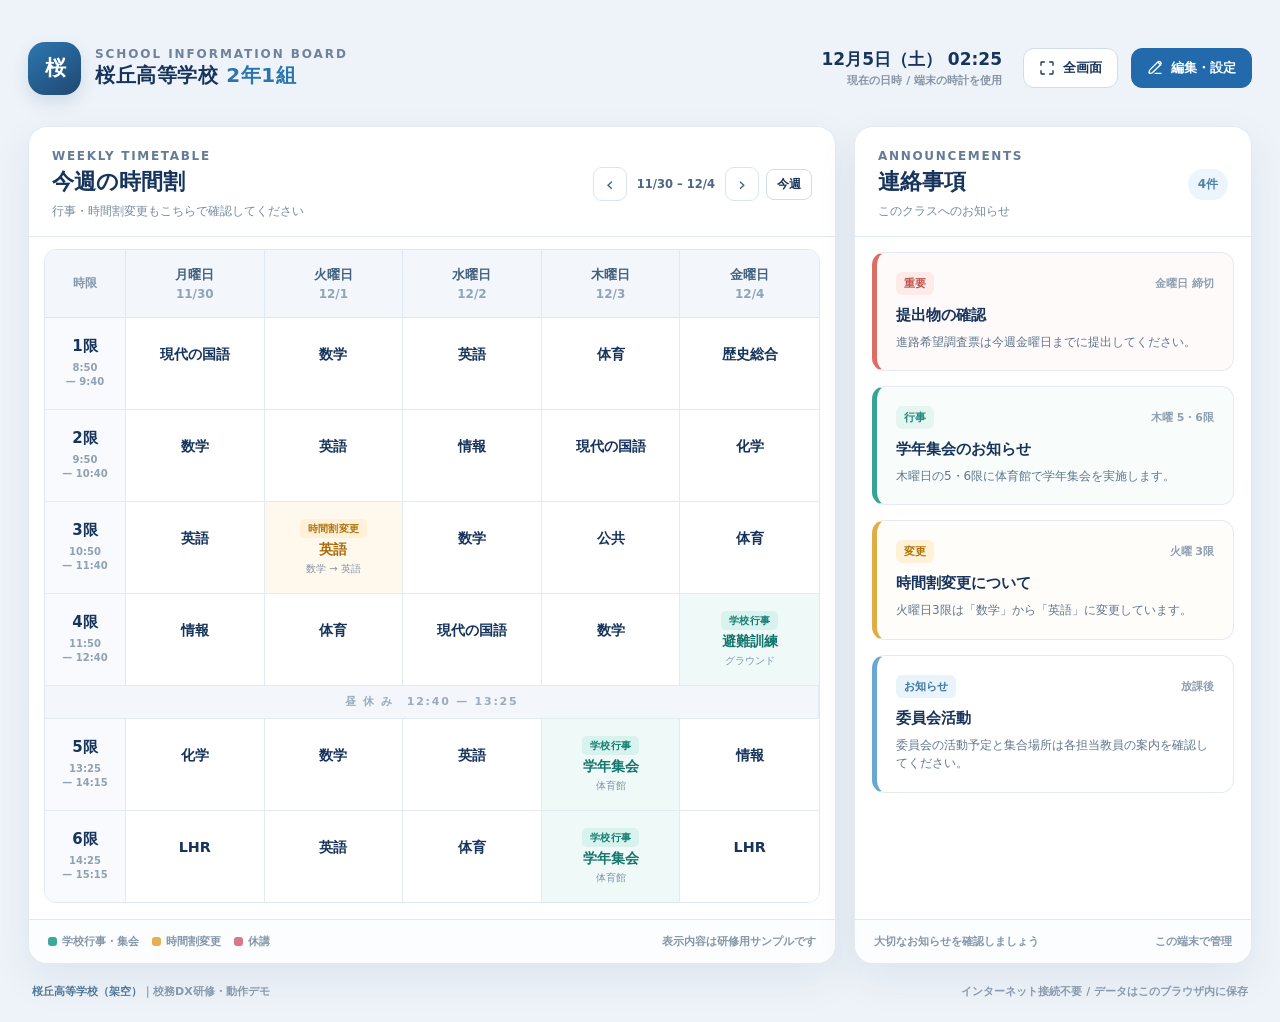
<file: apps/電子掲示板.html>
<!DOCTYPE html>
<html lang="ja">
<head>
  <meta charset="utf-8">
  <meta name="viewport" content="width=device-width, initial-scale=1.0">
  <meta http-equiv="Content-Security-Policy" content="default-src 'none'; script-src 'unsafe-inline'; style-src 'unsafe-inline'; img-src data:; font-src 'none'; connect-src 'none'; object-src 'none'; base-uri 'none'; form-action 'none'">
  <title>桜丘高等学校｜教室用電子掲示板（研修デモ）</title>
  <style>
    :root{--navy:#17345c;--blue:#2675b6;--line:#e0e8f0;--muted:#647892;--bg:#eef3f9;--white:#fff;--amber:#ab6c0b;--red:#bc374a;--green:#187d77;--shadow:0 15px 42px rgba(28,56,87,.075)}
    *{box-sizing:border-box}html,body{height:100%;margin:0}body{font-family:"Yu Gothic UI","Hiragino Kaku Gothic ProN","Meiryo",system-ui,sans-serif;background:var(--bg);color:var(--navy);-webkit-font-smoothing:antialiased}
    button,input,textarea,select{font:inherit}button{cursor:pointer}button:focus-visible,input:focus-visible,textarea:focus-visible,select:focus-visible{outline:3px solid #69aeed;outline-offset:3px}
    .app{min-height:100vh;max-width:1920px;margin:0 auto;padding:24px 28px 21px;display:flex;flex-direction:column;gap:17px}
    .topbar{display:flex;justify-content:space-between;gap:24px;align-items:center;min-height:76px}
    .identity{display:flex;align-items:center;gap:14px}.schoolmark{display:flex;align-items:center;justify-content:center;width:53px;height:53px;border-radius:17px;background:linear-gradient(145deg,#2c77b0,#204871);color:#fff;font-size:21px;font-weight:900;letter-spacing:-1px;box-shadow:0 7px 17px #1d4b7b25}
    .schoollabel{font-size:12px;font-weight:700;color:#70819a;letter-spacing:.16em}.schoolname{font-size:clamp(20px,1.55vw,28px);font-weight:900;letter-spacing:.03em;line-height:1.45}
    .topright{display:flex;align-items:center;gap:13px}.timebox{text-align:right;margin-right:8px}.datetime{font-weight:800;font-size:clamp(17px,1.25vw,22px);font-variant-numeric:tabular-nums}.timehint{font-size:11px;color:#8794a5;font-weight:700;margin-top:2px}
    .button{display:inline-flex;align-items:center;justify-content:center;gap:8px;border:1px solid #cfdeeb;border-radius:11px;background:#fff;padding:10px 15px;font-size:13px;font-weight:800;color:var(--navy);transition:background .15s,border .15s;white-space:nowrap}.button:hover{background:#f1f7ff;border-color:#a9c8e4}.button.primary{background:#226aab;color:#fff;border-color:#226aab}.button.primary:hover{background:#16598d}.button.silent{background:transparent;border-color:transparent}.button.danger{color:#a93243}.button.tiny{padding:6px 10px;font-size:12px;border-radius:8px}.button svg{width:16px;height:16px;stroke:currentColor;fill:none;stroke-width:2;stroke-linecap:round;stroke-linejoin:round}
    .layout{flex:1;display:grid;grid-template-columns:minmax(0,2.03fr) minmax(330px,1fr);gap:18px;min-height:0}
    .panel{background:#fff;border-radius:19px;box-shadow:var(--shadow);border:1px solid #e2ebf2;min-width:0;overflow:hidden;display:flex;flex-direction:column}
    .panelhead{min-height:97px;padding:22px 23px 16px;display:flex;justify-content:space-between;align-items:center;gap:15px;border-bottom:1px solid var(--line)}
    .eyebrow{font-size:12px;letter-spacing:.14em;color:#647c96;font-weight:800;margin-bottom:4px}.paneltitle{font-size:clamp(22px,1.7vw,30px);font-weight:900;line-height:1.4}.paneldesc{font-size:12px;color:#768a9e;margin-top:5px}
    .weeknav{display:flex;align-items:center;gap:7px}.weeklabel{font-size:clamp(11px,.9vw,14px);font-weight:800;white-space:nowrap;color:#4c6884;padding:0 3px}.iconbtn{height:34px;width:34px;border:1px solid #d9e6f0;background:#fff;color:#416684;border-radius:9px;font-size:20px;line-height:1;display:grid;place-items:center}.iconbtn:hover{background:#f0f6fb}
    .tablebox{flex:1;min-height:0;padding:12px 15px 16px;display:flex;flex-direction:column}.schedule{width:100%;height:100%;border-collapse:separate;border-spacing:0;table-layout:fixed;overflow:hidden;border-radius:12px;border:1px solid #dfe7f0}
    .schedule thead th{background:#f3f7fc;color:#44627f;font-weight:850;font-size:clamp(13px,1vw,17px);height:61px;border-bottom:1px solid #dce7f1;border-right:1px solid #e1eaf2}.schedule thead th:last-child{border-right:0}.schedule th.periodcol{width:81px;font-size:12px;color:#8598ac}.schedule th.todayhead{background:#e2effb;color:#176ba5;position:relative}.schedule th.todayhead:after{content:"";height:3px;background:#287db7;position:absolute;bottom:0;left:0;right:0}
    .daydate{display:block;font-size:12px;margin-top:3px;color:#91a3b6;font-weight:700}.todayhead .daydate{color:#4a94c4}
    .schedule tbody tr.lesson-row{height:calc((100% - 61px - 35px)/6)}.schedule tbody td,.schedule tbody th{border-right:1px solid #e2eaf2;border-bottom:1px solid #e2eaf2;vertical-align:middle}.schedule tbody tr:last-child td,.schedule tbody tr:last-child th{border-bottom:0}.schedule tbody td:last-child{border-right:0}
    .period{background:#f8fafd;text-align:center}.periodno{font-size:clamp(15px,1.15vw,20px);font-weight:900}.periodtime{font-size:10px;font-weight:700;color:#90a1b2;margin-top:5px;line-height:1.4}.slot{padding:5px 7px;text-align:center;position:relative;background:#fff}.slot.today{background:#fafdff}.slot.current{box-shadow:inset 0 0 0 2px #5ea7dc;background:#f1f9ff}.slot-inner{display:flex;flex-direction:column;align-items:center;justify-content:center;gap:3px;min-height:66px}.subject{font-size:clamp(13px,1.12vw,20px);font-weight:850;line-height:1.25;word-break:keep-all;overflow-wrap:anywhere}.slotdetail{font-size:clamp(10px,.75vw,13px);color:#8194a6;line-height:1.35;min-height:13px}.chip{display:inline-flex;align-items:center;justify-content:center;border-radius:5px;padding:2px 8px;font-size:10px;letter-spacing:.025em;font-weight:900;line-height:1.5;white-space:nowrap}.chip.event{background:#d8f2ee;color:#147c70}.chip.change{background:#fff0d8;color:#b17413}.chip.cancel{background:#fce5e6;color:#af4250}
    .slot.event{background:#effaf8}.slot.event .subject{color:#14766d}.slot.change{background:#fff9ed}.slot.change .subject{color:#ab6a09}.slot.cancel{background:#fff4f4}.slot.cancel .subject{color:#ba4e5a}.slot.event.today{background:#eaf8f5}
    .lunch th,.lunch td{height:33px;background:#f3f7fb;color:#9baabd;font-size:11px;text-align:center;font-weight:800;border-bottom:1px solid var(--line);border-right:0;letter-spacing:.16em}
    .ann-head{min-height:97px}.announce-count{font-size:12px;font-weight:850;color:#4f84a8;background:#edf5fc;padding:7px 10px;border-radius:30px;white-space:nowrap}.ann-body{padding:15px 17px 5px;display:flex;flex-direction:column;gap:12px;flex:1;overflow:auto;min-height:0}
    .notice{border:1px solid #e4eaf0;background:#fff;border-radius:13px;padding:17px 17px 16px;border-left:5px solid #69a9d1;min-height:96px}.notice.urgent{border-left-color:#dc6e67;background:#fffafa}.notice.event{border-left-color:#36a394;background:#f8fdfc}.notice.change{border-left-color:#e0ac43;background:#fffdfa}.noticetop{display:flex;align-items:center;justify-content:space-between;gap:10px}.n-tag{font-size:11px;font-weight:900;border-radius:6px;padding:4px 8px;color:#3c78a3;background:#e9f3fa;white-space:nowrap}.urgent .n-tag{color:#c2514a;background:#fcebe8}.event .n-tag{color:#22897c;background:#e5f6f1}.change .n-tag{color:#ad750d;background:#fff1d7}.n-date{color:#8da0b0;font-size:11px;font-weight:750;text-align:right}
    .notice-title{font-size:clamp(15px,1.15vw,20px);font-weight:900;margin:10px 0 6px;line-height:1.45;word-break:break-word}.notice-body{font-size:clamp(12px,.88vw,15px);line-height:1.55;color:#60768d;white-space:pre-wrap;word-break:break-word}.empty{padding:28px;text-align:center;color:#8c9db0}
    .panel-foot{border-top:1px solid var(--line);margin-top:auto;padding:14px 19px;display:flex;align-items:center;justify-content:space-between;gap:12px;color:#8596a8;font-size:11px;font-weight:750;background:#fbfdff}
    .legend{display:flex;gap:13px;align-items:center;flex-wrap:wrap}.leg{display:inline-flex;align-items:center;gap:5px}.dot{height:9px;width:9px;border-radius:3px;background:#b9c7d8}.dot.event{background:#3ea99b}.dot.change{background:#e7af50}.dot.cancel{background:#d67986}
    .bottom{display:flex;justify-content:space-between;align-items:center;gap:10px;padding:0 4px;font-size:11px;font-weight:650;color:#8799ac}.bottom strong{font-weight:850;color:#4d7798}
    /* Teacher editing overlay */
    dialog{border:0;border-radius:20px;padding:0;width:min(1050px,94vw);max-height:92vh;box-shadow:0 24px 100px rgba(14,40,70,.28);color:var(--navy)}dialog::backdrop{background:rgba(13,34,57,.58);backdrop-filter:blur(3px)}.dialoginner{display:flex;flex-direction:column;max-height:92vh}.dialoghead{padding:22px 28px 0;display:flex;justify-content:space-between;align-items:center}.dialogtitle{font-size:23px;font-weight:900}.dialogsub{font-size:12px;color:#7c91a6;margin-top:4px}.tabs{display:flex;gap:3px;border-bottom:1px solid #dfe8f1;padding:0 24px;margin-top:20px}.tab{border:0;border-bottom:3px solid transparent;background:transparent;color:#718aa1;font-size:14px;font-weight:850;padding:13px 17px}.tab.active{color:#126aaf;border-color:#2681bf}.dialogbody{padding:22px 28px 28px;overflow:auto}.editcols{display:grid;grid-template-columns:1.12fr .88fr;gap:25px}.sectionlabel{font-size:15px;font-weight:900;margin:0 0 12px}.mini-grid{display:grid;grid-template-columns:46px repeat(5,minmax(0,1fr));gap:5px}.mini-head{padding:9px 2px;text-align:center;font-weight:850;font-size:12px;color:#5f7b96;background:#eaf2f9;border-radius:5px}.mini-period{display:grid;place-items:center;font-weight:850;font-size:12px;color:#64829f;background:#f4f7fa;border-radius:6px}.mini-cell{border:1px solid #dce7ef;border-radius:6px;background:#fff;padding:8px 3px;min-height:52px;font-size:11px;font-weight:800;color:#325876;white-space:normal;word-break:break-all}.mini-cell.event{background:#e7f7f2;color:#1a877d}.mini-cell.change{background:#fff4de;color:#9e6f10}.mini-cell.cancel{background:#fff0f0;color:#b34b60}.mini-cell.selected{outline:3px solid #357eb8;outline-offset:0;border-color:transparent}
    .formgroup{margin:0 0 13px}.formgroup label{display:block;font-size:12px;color:#627e97;font-weight:850;margin:0 0 6px}.formgroup input,.formgroup textarea,.formgroup select{background:#fff;border:1px solid #cfdeea;border-radius:9px;width:100%;font-size:14px;color:var(--navy);padding:11px 12px}.formgroup textarea{resize:vertical;min-height:95px}.formgrid{display:grid;grid-template-columns:1fr 1fr;gap:12px}.actionbar{display:flex;justify-content:flex-end;align-items:center;gap:8px;margin-top:15px}.help{font-size:12px;color:#75899a;line-height:1.7;background:#f4f8fc;border-radius:10px;padding:12px 14px;margin-top:13px}.smalllist{display:flex;flex-direction:column;gap:9px}.smallnotice{display:flex;align-items:center;justify-content:space-between;gap:10px;border:1px solid #dce7ef;border-radius:10px;padding:10px 13px}.smallnotice strong{font-size:13px}.smallnotice small{display:block;color:#7c94a7;margin-top:3px}.noticecols{grid-template-columns:.9fr 1.1fr}.error{color:#bc374a;font-size:12px;font-weight:750;min-height:20px}.settingsrow{display:flex;align-items:center;justify-content:space-between;gap:10px;margin:12px 0}.settingsrow label{font-size:13px;font-weight:750}.settingsrow select{width:220px;border:1px solid #cfdeea;border-radius:9px;padding:10px;color:var(--navy);background:#fff}.settings-box{padding:18px;border:1px solid #dce7ef;border-radius:11px;margin-bottom:15px}.settings-box h3{margin:0 0 12px;font-size:15px}.hidden{display:none!important}
    @media(min-height:840px){.app{gap:20px;padding-top:30px;padding-bottom:23px}.schedule thead th{height:68px}.schedule tbody tr.lesson-row{height:calc((100% - 68px - 37px)/6)}.slot-inner{min-height:81px}.notice{padding:19px}.ann-body{gap:15px}}
    @media(max-width:1100px){.app{padding:16px;gap:12px}.layout{grid-template-columns:minmax(0,1.9fr) minmax(285px,1fr);gap:12px}.topbar{min-height:65px}.schoolmark{width:45px;height:45px}.panelhead{padding:16px;min-height:85px}.tablebox{padding:8px}.schedule th.periodcol{width:63px}.notice{padding:12px}.ann-body{padding:10px}.weeklabel{font-size:11px}.weeknav{gap:2px}.weeknav .iconbtn{width:28px;height:28px}}
    @media(max-width:780px){.app{height:auto;min-height:100vh}.topbar{flex-direction:column;align-items:stretch;gap:12px}.topright{justify-content:space-between}.layout{grid-template-columns:1fr}.panel{min-height:650px}.notice-panel{min-height:350px}.tablebox{min-height:510px}.schedule thead th{height:54px}.slot-inner{min-height:68px}.schedule tbody tr.lesson-row{height:76px}.panelhead{flex-wrap:wrap}.editcols{grid-template-columns:1fr}.bottom{flex-wrap:wrap}.dialogbody{padding:15px}.dialoghead{padding:18px 18px 0}.tabs{padding:0 12px}.tab{font-size:12px;padding:11px}}
    @media(max-width:450px){.schoolname{font-size:19px}.schedule th.periodcol{width:45px}.periodtime{font-size:8px}.schedule thead th{font-size:11px}.daydate{font-size:9px}.slot{padding:2px}.subject{font-size:11px}.slotdetail{font-size:9px}.chip{font-size:8px;padding:2px 3px}.weeknav{width:100%;justify-content:flex-start}}
    @media print{body{background:#fff}.app{padding:0}.topright,.weeknav,.bottom,.panel-foot{display:none}.panel{box-shadow:none;border:1px solid #ddd}.layout{height:175mm}.tablebox{padding:4px}dialog{display:none}}
  </style>
</head>
<body>
<div class="app" id="app">
  <header class="topbar">
    <div class="identity">
      <div class="schoolmark" aria-hidden="true">桜</div>
      <div><div class="schoollabel">SCHOOL INFORMATION BOARD</div><div class="schoolname"><span id="school-name">桜丘高等学校</span> <span style="color:#2a75ae" id="class-name">2年1組</span></div></div>
    </div>
    <div class="topright">
      <div class="timebox"><div class="datetime" id="clock">--月--日（--） --:--</div><div class="timehint">現在の日時 / 端末の時計を使用</div></div>
      <button type="button" class="button" id="fullscreen-btn" aria-label="全画面表示に切り替え"><svg viewBox="0 0 24 24"><path d="M8 3H4a1 1 0 0 0-1 1v4M16 3h4a1 1 0 0 1 1 1v4M3 16v4a1 1 0 0 0 1 1h4M21 16v4a1 1 0 0 1-1 1h-4"/></svg>全画面</button>
      <button type="button" class="button primary" id="edit-btn"><svg viewBox="0 0 24 24"><path d="M12 20h9M16.5 3.5l4 4M4 20l4-.8L20.2 7a2.8 2.8 0 0 0-4-4L4 15.2 3 19z"/></svg>編集・設定</button>
    </div>
  </header>
  <main class="layout">
    <section class="panel" aria-label="週間時間割">
      <div class="panelhead">
        <div><div class="eyebrow">WEEKLY TIMETABLE</div><div class="paneltitle">今週の時間割</div><div class="paneldesc">行事・時間割変更もこちらで確認してください</div></div>
        <div class="weeknav"><button class="iconbtn" id="prev-week" aria-label="前の週">‹</button><div class="weeklabel" id="week-range"></div><button class="iconbtn" id="next-week" aria-label="次の週">›</button><button class="button tiny" id="this-week">今週</button></div>
      </div>
      <div class="tablebox"><table class="schedule" aria-label="月曜から金曜の時間割" id="timetable"></table></div>
      <div class="panel-foot"><div class="legend"><span class="leg"><i class="dot event"></i>学校行事・集会</span><span class="leg"><i class="dot change"></i>時間割変更</span><span class="leg"><i class="dot cancel"></i>休講</span></div><span>表示内容は研修用サンプルです</span></div>
    </section>
    <aside class="panel notice-panel" aria-label="連絡事項">
      <div class="panelhead ann-head"><div><div class="eyebrow">ANNOUNCEMENTS</div><div class="paneltitle">連絡事項</div><div class="paneldesc">このクラスへのお知らせ</div></div><span class="announce-count" id="notice-count">0件</span></div>
      <div class="ann-body" id="announcements"></div>
      <div class="panel-foot"><span>大切なお知らせを確認しましょう</span><span id="updated">この端末で管理</span></div>
    </aside>
  </main>
  <footer class="bottom"><span><strong>桜丘高等学校（架空）</strong>｜校務DX研修・動作デモ</span><span>インターネット接続不要 / データはこのブラウザ内に保存</span></footer>
</div>

<dialog id="editor" aria-labelledby="editor-title">
  <div class="dialoginner">
    <div class="dialoghead"><div><div class="dialogtitle" id="editor-title">掲示内容の編集</div><div class="dialogsub">教室ごとの時間割・連絡事項を管理（この端末内のみ）</div></div><button class="button silent" id="close-editor" aria-label="編集画面を閉じる">✕ 閉じる</button></div>
    <div class="tabs" role="tablist" aria-label="編集メニュー"><button class="tab active" data-tab="schedule">時間割</button><button class="tab" data-tab="notices">連絡事項</button><button class="tab" data-tab="settings">設定・バックアップ</button></div>
    <div class="dialogbody" id="editor-body">
      <div id="pane-schedule">
        <div class="editcols"><div><h3 class="sectionlabel">編集するマスを選択</h3><div class="mini-grid" id="mini-grid"></div><div class="help">この画面で変更すると、選択中のクラス・週の時間割に反映されます。特別行事は種類を「学校行事」にしてください。</div></div>
        <div><h3 class="sectionlabel" id="slot-label">授業の編集</h3>
          <form id="slot-form">
            <div class="formgroup"><label for="slot-subject">科目・行事名</label><input id="slot-subject" required maxlength="36" placeholder="例：学年集会"></div>
            <div class="formgrid"><div class="formgroup"><label for="slot-type">種類</label><select id="slot-type"><option value="regular">通常授業</option><option value="event">学校行事・集会</option><option value="change">時間割変更</option><option value="cancel">休講</option></select></div><div class="formgroup"><label for="slot-detail">場所・補足</label><input id="slot-detail" maxlength="60" placeholder="例：体育館"></div></div>
            <div class="formgroup"><label style="display:flex;align-items:center;gap:8px;font-size:13px"><input type="checkbox" id="two-period" style="width:auto">次の時限にも同じ内容を設定する</label></div>
            <div class="actionbar"><button class="button primary" type="submit">時間割を保存</button></div>
          </form>
          <div class="error" id="slot-message" role="status"></div>
        </div></div>
      </div>
      <div id="pane-notices" class="hidden">
        <div class="editcols noticecols"><div><h3 class="sectionlabel">現在の連絡事項</h3><div class="smalllist" id="notice-admin-list"></div></div>
        <div><h3 class="sectionlabel" id="notice-edit-title">連絡を追加</h3><form id="notice-form">
          <div class="formgroup"><label for="notice-title">見出し</label><input id="notice-title" required maxlength="50" placeholder="例：提出物について"></div>
          <div class="formgroup"><label for="notice-content">内容</label><textarea id="notice-content" required maxlength="350" placeholder="例：金曜日までに提出してください"></textarea></div>
          <div class="formgrid"><div class="formgroup"><label for="notice-type">種類</label><select id="notice-type"><option value="urgent">重要</option><option value="event">行事</option><option value="change">変更</option><option value="normal">一般</option></select></div><div class="formgroup"><label for="notice-date">期日・補足</label><input id="notice-date" maxlength="30" placeholder="例：10/23（金）"></div></div>
          <div class="actionbar"><button class="button" type="button" id="notice-new">新規入力</button><button class="button primary" type="submit">連絡事項を保存</button></div>
          <div class="error" id="notice-message" role="status"></div></form>
        </div></div>
      </div>
      <div id="pane-settings" class="hidden">
        <div class="settings-box"><h3>表示する教室</h3><div class="settingsrow"><label for="class-select">この端末に表示するクラス</label><select id="class-select"></select></div><div class="formgroup"><label for="school-input">学校名（デモ用）</label><input id="school-input" maxlength="40"></div><button class="button primary" id="save-settings">設定を保存</button></div>
        <div class="settings-box"><h3>バックアップ・端末間での受け渡し</h3><p style="font-size:13px;line-height:1.7;color:#60778f">データは各ブラウザの端末内に保存され、別の教室へは自動反映されません。データを共有する場合は、下記の書き出し／読み込みをご利用ください。読み込むと現在のデータを置き換えます。</p><div style="display:flex;gap:9px;flex-wrap:wrap"><button class="button" id="export-json">設定・データをJSONで書き出す</button><button class="button" id="import-trigger">JSONを読み込む</button><input type="file" id="import-file" accept=".json,application/json" class="hidden"></div><div class="error" id="setting-message" role="status"></div></div>
        <div class="help">安全性について：このデモは外部API・外部ライブラリを使用せず、外部通信を禁止する設定です。ただし、校務で本格利用する場合は学校側の規程・プログラムの安全性・運用設計について別途確認してください。生徒の氏名や成績などの実情報は入力しないでください。</div>
      </div>
    </div>
  </div>
</dialog>
<script>
(() => {
 'use strict';
 const STORAGE_KEY='sakuragaoka-display-v1';
 const DAYS=['月','火','水','木','金'];
 const WEEKDAY=['日','月','火','水','木','金','土'];
 const PERIODS=[['8:50','9:40'],['9:50','10:40'],['10:50','11:40'],['11:50','12:40'],['13:25','14:15'],['14:25','15:15']];
 const CLASSES=['1年1組','1年2組','2年1組','2年2組','3年1組','3年2組'];
 const TYPES={regular:'通常授業',event:'学校行事',change:'時間割変更',cancel:'休講'};
 const NOTICE_TYPES={urgent:'重要',event:'行事',change:'変更',normal:'お知らせ'};
 const $=id=>document.getElementById(id);
 const deepCopy=v=>JSON.parse(JSON.stringify(v));
 const escapeHTML=v=>String(v??'').replace(/[&<>"']/g,c=>({'&':'&amp;','<':'&lt;','>':'&gt;','"':'&quot;',"'":'&#39;'}[c]));
 const pad=n=>String(n).padStart(2,'0');
 const ymd=d=>`${d.getFullYear()}-${pad(d.getMonth()+1)}-${pad(d.getDate())}`;
 const mondayOf=date=>{const d=new Date(date.getFullYear(),date.getMonth(),date.getDate());d.setDate(d.getDate()-(d.getDay()+6)%7);return d;};
 const fromYMD=str=>{const [y,m,d]=str.split('-').map(Number);return new Date(y,m-1,d);};
 const shiftDays=(d,n)=>{const x=new Date(d);x.setDate(x.getDate()+n);return x;};
 function makeBaseSchedule(className){
   const grade=Number(className[0]);
   const base=[['現代の国語','数学','英語','体育','歴史総合'],['数学','英語','情報','現代の国語','化学'],['英語','歴史総合','数学','公共','体育'],['情報','体育','現代の国語','数学','英語'],['化学','数学','英語','総合探究','情報'],['LHR','英語','体育','数学','LHR']];
   return base.map((row,p)=>row.map((v,d)=>({subject:grade===3&&v==='歴史総合'?'日本史探究':v,kind:'regular',detail:''})));
 }
 function scheduleFor(className,weekKey){
   const key=className+'|'+weekKey;
   if(data.schedules[key])return data.schedules[key];
   const base=makeBaseSchedule(className);
   // Sample special events and timetable changes for the initially displayed week.
   if(weekKey===data.demoWeek && className.startsWith('2年')){
     base[4][3]={subject:'学年集会',kind:'event',detail:'体育館'};
     base[5][3]={subject:'学年集会',kind:'event',detail:'体育館'};
     base[2][1]={subject:'英語',kind:'change',detail:'数学 → 英語'};
     base[3][4]={subject:'避難訓練',kind:'event',detail:'グラウンド'};
   }
   if(weekKey===data.demoWeek && className.startsWith('1年')){
     base[4][2]={subject:'学年集会',kind:'event',detail:'体育館'};
   }
   if(weekKey===data.demoWeek && className.startsWith('3年')){
     base[4][2]={subject:'進路講演会',kind:'event',detail:'講堂'};
   }
   return base;
 }
 function starterNotices(className){
   const second=className.startsWith('2年');
   return [
     {id:'demo-1',kind:'urgent',title:'提出物の確認',body:'進路希望調査票は今週金曜日までに提出してください。',when:'金曜日 締切'},
     {id:'demo-2',kind:'event',title:second?'学年集会のお知らせ':'学年行事のお知らせ',body:second?'木曜日の5・6限に体育館で学年集会を実施します。':'今週の行事予定を時間割表で確認してください。',when:second?'木曜 5・6限':'今週'},
     {id:'demo-3',kind:'change',title:'時間割変更について',body:second?'火曜日3限は「数学」から「英語」に変更しています。':'時間割の変更は左側の表に表示します。',when:second?'火曜 3限':'お知らせ'},
     {id:'demo-4',kind:'normal',title:'委員会活動',body:'委員会の活動予定と集合場所は各担当教員の案内を確認してください。',when:'放課後'}
   ];
 }
 function loadData(){try{const obj=JSON.parse(localStorage.getItem(STORAGE_KEY));if(obj&&obj.version===1&&typeof obj.schedules==='object'&&obj.schedules&&typeof obj.notices==='object'&&obj.notices){return obj;}}catch(e){}return {version:1,selectedClass:'2年1組',schoolName:'桜丘高等学校',demoWeek:ymd(mondayOf(new Date())),schedules:{},notices:{}};}
 let data=loadData();
 let currentWeek=mondayOf(new Date());
 let selectedPeriod=0,selectedDay=0,editingNoticeId=null;
 function persist(){try{localStorage.setItem(STORAGE_KEY,JSON.stringify(data));return true;}catch(e){console.warn('保存不可:',e);return false;}}
 function getNotices(){if(!Array.isArray(data.notices[data.selectedClass]))data.notices[data.selectedClass]=starterNotices(data.selectedClass);return data.notices[data.selectedClass];}
 function getSchedule(){return scheduleFor(data.selectedClass,ymd(currentWeek));}
 function displayClock(){const d=new Date();$('clock').textContent=`${d.getMonth()+1}月${d.getDate()}日（${WEEKDAY[d.getDay()]}） ${pad(d.getHours())}:${pad(d.getMinutes())}`;}
 function renderSchedule(){
   const weekEnd=shiftDays(currentWeek,4),today=new Date(),todayKey=ymd(today),isThisWeek=ymd(currentWeek)===ymd(mondayOf(today));
   $('week-range').textContent=`${currentWeek.getMonth()+1}/${currentWeek.getDate()} – ${weekEnd.getMonth()+1}/${weekEnd.getDate()}`;
   const days=Array.from({length:5},(_,i)=>shiftDays(currentWeek,i));
   let html='<thead><tr><th class="periodcol" scope="col">時限</th>';
   for(let d=0;d<5;d++)html+=`<th scope="col" class="${ymd(days[d])===todayKey?'todayhead':''}">${DAYS[d]}曜日<span class="daydate">${days[d].getMonth()+1}/${days[d].getDate()}${ymd(days[d])===todayKey?' · 今日':''}</span></th>`;
   html+='</tr></thead><tbody>';
   const slots=getSchedule();
   for(let p=0;p<6;p++){
     if(p===4)html+='<tr class="lunch"><th colspan="6">昼 休 み　12:40 — 13:25</th></tr>';
     html+=`<tr class="lesson-row"><th scope="row" class="period"><div class="periodno">${p+1}限</div><div class="periodtime">${PERIODS[p][0]}<br>— ${PERIODS[p][1]}</div></th>`;
     for(let d=0;d<5;d++){
       const slot=slots[p]?.[d]||{subject:'',kind:'regular',detail:''};
       const kind=['regular','event','change','cancel'].includes(slot.kind)?slot.kind:'regular';
       const nowMinute=today.getHours()*60+today.getMinutes();
       const minuteOf=t=>{const [h,m]=t.split(':').map(Number);return h*60+m;};
       const active=isThisWeek&&ymd(days[d])===todayKey&&nowMinute>=minuteOf(PERIODS[p][0])&&nowMinute<minuteOf(PERIODS[p][1]);
       html+=`<td class="slot ${kind} ${ymd(days[d])===todayKey?'today':''} ${active?'current':''}"><div class="slot-inner">`;
       if(kind!=='regular')html+=`<span class="chip ${kind}">${TYPES[kind]}</span>`;
       html+=`<span class="subject">${escapeHTML(slot.subject||'—')}</span><span class="slotdetail">${escapeHTML(slot.detail||'　')}</span></div></td>`;
     }
     html+='</tr>';
   }
   html+='</tbody>';
   $('timetable').innerHTML=html;
 }
 function renderNotices(){
   const items=getNotices();
   $('notice-count').textContent=items.length+'件';
   if(items.length===0){$('announcements').innerHTML='<div class="empty">連絡事項はありません</div>';return;}
   const rank={urgent:0,event:1,change:2,normal:3};
   $('announcements').innerHTML=[...items].sort((a,b)=>(rank[a.kind]??9)-(rank[b.kind]??9)).map(n=>{
     const k=NOTICE_TYPES[n.kind]?n.kind:'normal';
     return `<article class="notice ${k}"><div class="noticetop"><span class="n-tag">${NOTICE_TYPES[k]}</span><span class="n-date">${escapeHTML(n.when||'')}</span></div><div class="notice-title">${escapeHTML(n.title)}</div><div class="notice-body">${escapeHTML(n.body)}</div></article>`;
   }).join('');
 }
 function renderAll(){ $('school-name').textContent=data.schoolName||'桜丘高等学校';$('class-name').textContent=data.selectedClass;displayClock();renderSchedule();renderNotices(); }
 function chooseTab(name){document.querySelectorAll('[data-tab]').forEach(el=>el.classList.toggle('active',el.dataset.tab===name));for(const n of ['schedule','notices','settings'])$('pane-'+n).classList.toggle('hidden',n!==name);if(name==='schedule')renderEditorSchedule();if(name==='notices')renderEditorNotices();if(name==='settings')renderEditorSettings();}
 function renderEditorSchedule(){
   const schedule=getSchedule();let html='<div class="mini-head">時限</div>';
   for(const d of DAYS)html+=`<div class="mini-head">${d}</div>`;
   for(let p=0;p<6;p++){
     html+=`<div class="mini-period">${p+1}限</div>`;
     for(let d=0;d<5;d++){
       const v=schedule[p][d],kind=v.kind||'regular';
       html+=`<button type="button" class="mini-cell ${kind} ${p===selectedPeriod&&d===selectedDay?'selected':''}" data-p="${p}" data-d="${d}">${escapeHTML(v.subject)}</button>`;
     }
   }
   $('mini-grid').innerHTML=html;
   $('mini-grid').querySelectorAll('.mini-cell').forEach(el=>el.addEventListener('click',()=>{selectedPeriod=Number(el.dataset.p);selectedDay=Number(el.dataset.d);renderEditorSchedule();}));
   const curr=schedule[selectedPeriod][selectedDay];
   $('slot-label').textContent=`${DAYS[selectedDay]}曜日 ${selectedPeriod+1}限　${data.selectedClass}`;
   $('slot-subject').value=curr.subject||'';$('slot-type').value=TYPES[curr.kind]?curr.kind:'regular';$('slot-detail').value=curr.detail||'';$('two-period').checked=false;$('two-period').disabled=selectedPeriod===5;
   $('slot-message').textContent='';
 }
 function renderEditorNotices(){
   $('notice-admin-list').innerHTML=getNotices().length?getNotices().map(n=>`<div class="smallnotice"><div><strong>${escapeHTML(n.title)}</strong><small>${NOTICE_TYPES[n.kind]||'お知らせ'} / ${escapeHTML(n.when||'日付なし')}</small></div><div style="display:flex;gap:5px"><button type="button" class="button tiny" data-edit-notice="${escapeHTML(n.id)}">編集</button><button type="button" class="button tiny danger" data-delete-notice="${escapeHTML(n.id)}">削除</button></div></div>`).join(''):'<div class="empty">連絡事項はありません</div>';
   $('notice-admin-list').querySelectorAll('[data-edit-notice]').forEach(el=>el.addEventListener('click',()=>loadNotice(el.dataset.editNotice)));
   $('notice-admin-list').querySelectorAll('[data-delete-notice]').forEach(el=>el.addEventListener('click',()=>{if(confirm('この連絡事項を削除しますか？')){data.notices[data.selectedClass]=getNotices().filter(n=>n.id!==el.dataset.deleteNotice);persist();renderNotices();clearNotice();renderEditorNotices();}}));
 }
 function clearNotice(){editingNoticeId=null;$('notice-edit-title').textContent='連絡を追加';$('notice-form').reset();$('notice-message').textContent='';}
 function loadNotice(id){const n=getNotices().find(n=>n.id===id);if(!n)return;editingNoticeId=id;$('notice-edit-title').textContent='連絡を編集';$('notice-title').value=n.title;$('notice-content').value=n.body;$('notice-type').value=n.kind;$('notice-date').value=n.when||'';$('notice-message').textContent='';}
 function renderEditorSettings(){
   $('class-select').innerHTML=CLASSES.map(c=>`<option value="${c}" ${c===data.selectedClass?'selected':''}>${c}</option>`).join('');
   $('school-input').value=data.schoolName||'桜丘高等学校';$('setting-message').textContent='';
 }
 function exportData(){const blob=new Blob([JSON.stringify(data,null,2)],{type:'application/json'});const url=URL.createObjectURL(blob);const a=document.createElement('a');a.href=url;a.download='教室掲示板_設定バックアップ.json';document.body.append(a);a.click();a.remove();setTimeout(()=>URL.revokeObjectURL(url),1000);}
 function validateImported(obj){if(!obj||obj.version!==1||!CLASSES.includes(obj.selectedClass)||typeof obj.schoolName!=='string'||obj.schoolName.length>40||typeof obj.schedules!=='object'||!obj.schedules||typeof obj.notices!=='object'||!obj.notices||typeof obj.demoWeek!=='string')return false;
   for(const [key,matrix] of Object.entries(obj.schedules)){if(!Array.isArray(matrix)||matrix.length!==6)return false;for(const row of matrix){if(!Array.isArray(row)||row.length!==5)return false;for(const cell of row){if(!cell||typeof cell.subject!=='string'||cell.subject.length>36||typeof cell.detail!=='string'||cell.detail.length>60||!TYPES[cell.kind])return false;}}}
   for(const [key,arr] of Object.entries(obj.notices)){if(!Array.isArray(arr)||arr.length>50)return false;for(const n of arr){if(!n||typeof n.title!=='string'||n.title.length>50||typeof n.body!=='string'||n.body.length>350||typeof n.when!=='string'||n.when.length>30||!NOTICE_TYPES[n.kind]||typeof n.id!=='string')return false;}}
   return true;
 }
 $('edit-btn').addEventListener('click',()=>{chooseTab('schedule');$('editor').showModal();});
 $('close-editor').addEventListener('click',()=>$('editor').close());
 $('editor').addEventListener('click',e=>{if(e.target===$('editor'))$('editor').close();});
 document.querySelectorAll('[data-tab]').forEach(el=>el.addEventListener('click',()=>chooseTab(el.dataset.tab)));
 $('slot-form').addEventListener('submit',e=>{e.preventDefault();const subject=$('slot-subject').value.trim(),kind=$('slot-type').value,detail=$('slot-detail').value.trim();if(!subject){$('slot-message').textContent='科目・行事名を入力してください。';return;}
   const schedule=deepCopy(getSchedule());schedule[selectedPeriod][selectedDay]={subject,kind,detail};if($('two-period').checked&&selectedPeriod<5)schedule[selectedPeriod+1][selectedDay]={subject,kind,detail};
   data.schedules[data.selectedClass+'|'+ymd(currentWeek)]=schedule;
   const saved=persist();renderSchedule();renderEditorSchedule();$('slot-message').textContent=saved?'保存しました。':'画面には反映しましたが、ブラウザへの保存に失敗しました。';
 });
 $('notice-form').addEventListener('submit',e=>{e.preventDefault();const title=$('notice-title').value.trim(),body=$('notice-content').value.trim(),kind=$('notice-type').value,when=$('notice-date').value.trim();if(!title||!body){$('notice-message').textContent='見出しと内容を入力してください。';return;}
   const notices=getNotices();if(editingNoticeId){const n=notices.find(n=>n.id===editingNoticeId);if(n)Object.assign(n,{title,body,kind,when});}else{if(notices.length>=50){$('notice-message').textContent='連絡事項は50件までです。';return;}notices.push({id:'n'+Date.now()+Math.random().toString(36).slice(2,6),title,body,kind,when});}
   const saved=persist();renderNotices();clearNotice();renderEditorNotices();$('notice-message').textContent=saved?'保存しました。':'画面には反映しましたが、保存に失敗しました。';
 });
 $('notice-new').addEventListener('click',clearNotice);
 $('save-settings').addEventListener('click',()=>{data.selectedClass=$('class-select').value;data.schoolName=$('school-input').value.trim()||'桜丘高等学校';persist();renderAll();renderEditorSettings();$('setting-message').textContent='表示設定を保存しました。';});
 $('export-json').addEventListener('click',exportData);
 $('import-trigger').addEventListener('click',()=>$('import-file').click());
 $('import-file').addEventListener('change',async e=>{const file=e.target.files?.[0];if(!file)return;if(file.size>1000000){$('setting-message').textContent='ファイルが大きすぎます。';return;}try{const imported=JSON.parse(await file.text());if(!validateImported(imported))throw Error('形式が異なります');if(!confirm('現在の掲示板データを、読み込んだデータで置き換えますか？'))return;data=imported;persist();renderAll();renderEditorSettings();$('setting-message').textContent='読み込みが完了しました。';}catch(err){$('setting-message').textContent='読み込めませんでした。正しいバックアップファイルを選択してください。';}finally{e.target.value='';}});
 $('prev-week').addEventListener('click',()=>{currentWeek=shiftDays(currentWeek,-7);renderSchedule();});
 $('next-week').addEventListener('click',()=>{currentWeek=shiftDays(currentWeek,7);renderSchedule();});
 $('this-week').addEventListener('click',()=>{currentWeek=mondayOf(new Date());renderSchedule();});
 $('fullscreen-btn').addEventListener('click',async()=>{try{if(document.fullscreenElement)await document.exitFullscreen();else await document.documentElement.requestFullscreen();}catch(e){alert('このブラウザでは全画面表示が利用できません。F11キーをお試しください。');}});
 renderAll();setInterval(()=>{displayClock();renderSchedule();},60000);
})();
</script>
</body></html>
</file>
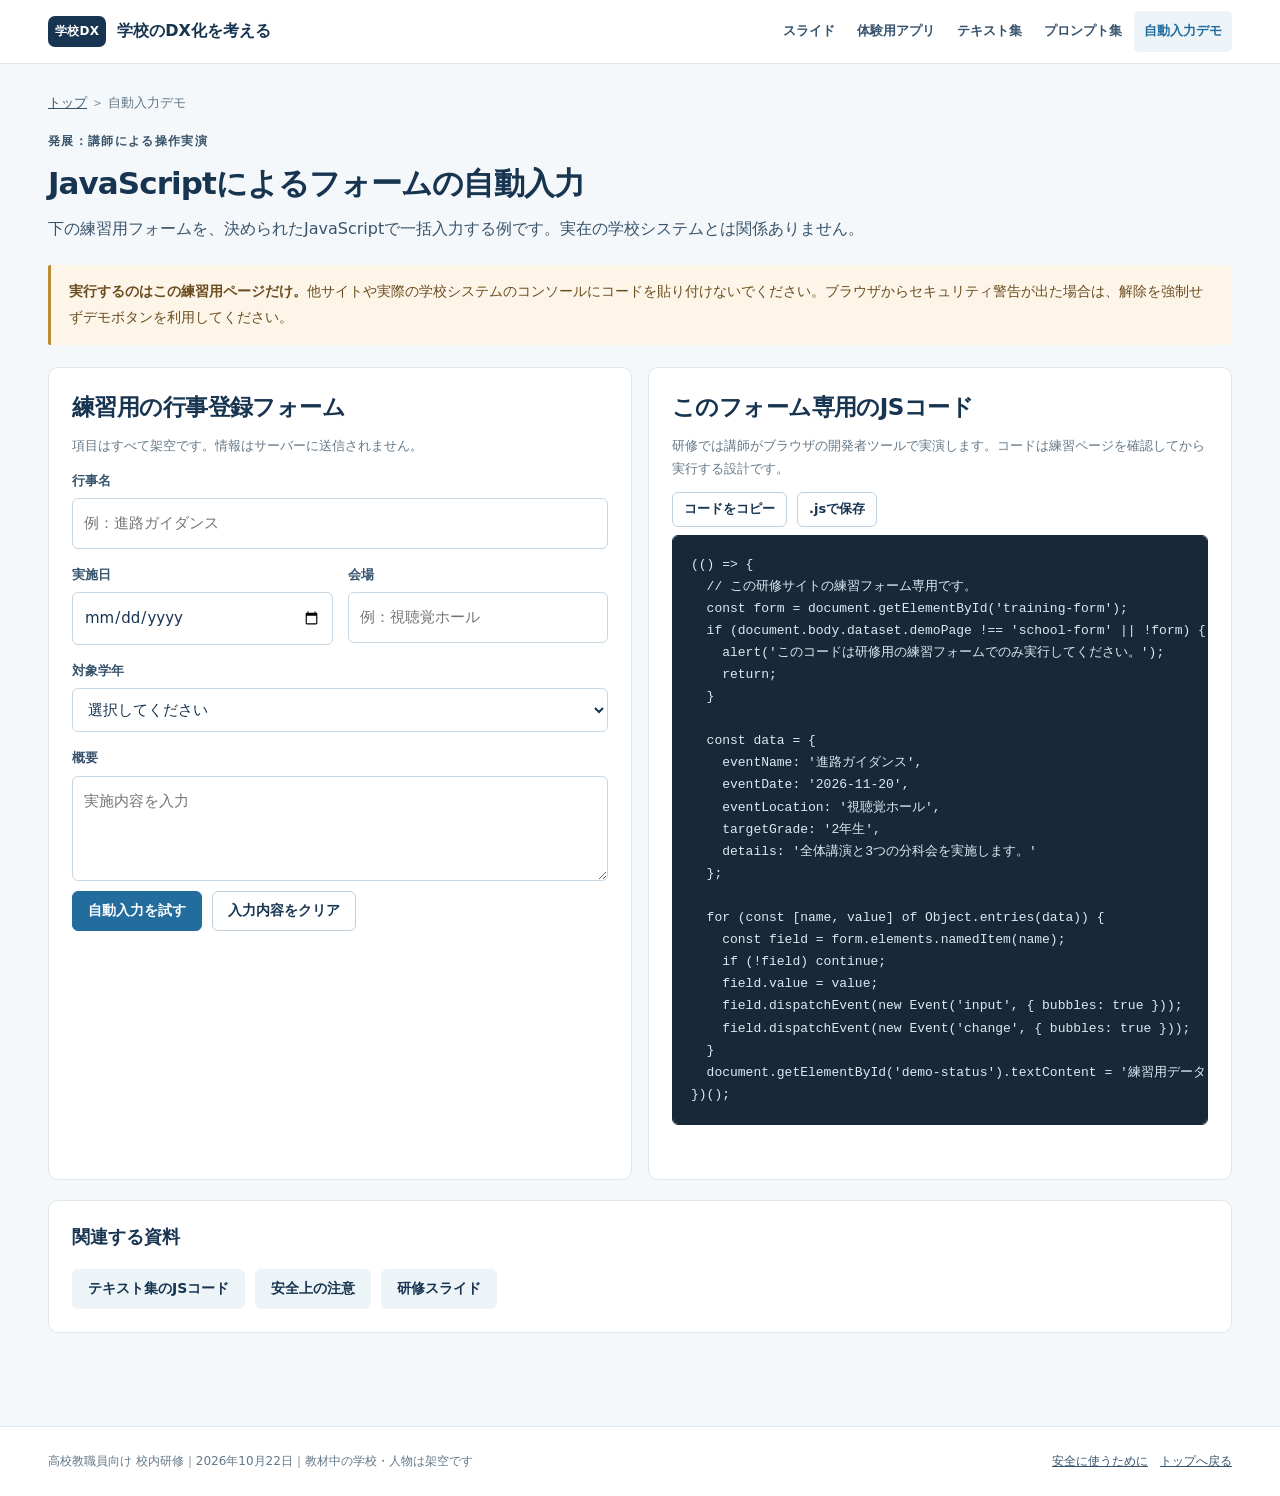
<file: demos/auto-form.html>
<!doctype html><html lang="ja"><head><meta charset="UTF-8"><meta name="viewport" content="width=device-width, initial-scale=1"><title>自動入力デモ｜学校のDX化を考える</title><meta name="description" content="学校のDX化を考える 校内研修の資料と体験用ツール"><link rel="stylesheet" href="../assets/style.css"></head><body data-demo-page="school-form"><header class="site-head"><div class="head-inner"><a class="brand" href="../index.html"><span class="brand-mark">学校DX</span>学校のDX化を考える</a><nav class="global-nav" aria-label="サイトメニュー"><a href="../index.html#slides">スライド</a><a href="../index.html#apps">体験用アプリ</a><a href="../materials/texts.html">テキスト集</a><a href="../materials/prompts.html">プロンプト集</a><a href="../demos/auto-form.html" aria-current="page">自動入力デモ</a></nav></div></header><main><p class="breadcrumb"><a href="../index.html">トップ</a> ＞ 自動入力デモ</p><div class="page-title"><p class="eyebrow">発展：講師による操作実演</p><h1>JavaScriptによるフォームの自動入力</h1><p>下の練習用フォームを、決められたJavaScriptで一括入力する例です。実在の学校システムとは関係ありません。</p></div><div class="note warning"><strong>実行するのはこの練習用ページだけ。</strong>他サイトや実際の学校システムのコンソールにコードを貼り付けないでください。ブラウザからセキュリティ警告が出た場合は、解除を強制せずデモボタンを利用してください。</div><div class="grid-2" style="margin-top:22px"><section class="panel"><h2>練習用の行事登録フォーム</h2><p class="muted">項目はすべて架空です。情報はサーバーに送信されません。</p><form id="training-form" class="form-grid" autocomplete="off" onsubmit="return false"><div class="field full"><label for="event-name">行事名</label><input id="event-name" type="text" name="eventName" placeholder="例：進路ガイダンス"></div><div class="field"><label for="event-date">実施日</label><input id="event-date" type="date" name="eventDate"></div><div class="field"><label for="event-location">会場</label><input id="event-location" type="text" name="eventLocation" placeholder="例：視聴覚ホール"></div><div class="field full"><label for="event-target">対象学年</label><select id="event-target" name="targetGrade"><option value="">選択してください</option><option>1年生</option><option>2年生</option><option>3年生</option></select></div><div class="field full"><label for="event-detail">概要</label><textarea id="event-detail" name="details" placeholder="実施内容を入力"></textarea></div></form><div class="buttons"><button class="btn" type="button" id="fill-demo">自動入力を試す</button><button class="btn secondary" type="button" id="reset-demo">入力内容をクリア</button></div><p class="feedback" id="demo-status" role="status" aria-live="polite"></p></section><section class="panel"><h2>このフォーム専用のJSコード</h2><p class="muted">研修では講師がブラウザの開発者ツールで実演します。コードは練習ページを確認してから実行する設計です。</p><div class="buttons" style="padding:0;margin:8px 0"><button class="btn secondary small" type="button" data-copy="demo-code">コードをコピー</button><a class="btn secondary small" href="../materials/自動入力デモ.js" download>.jsで保存</a></div><pre class="text-source code" id="demo-code"></pre><p id="copy-feedback" class="feedback" role="status" aria-live="polite"></p></section></div><div class="panel" style="margin-top:20px"><h3>関連する資料</h3><div class="buttons"><a class="btn quiet" href="../materials/texts.html#js">テキスト集のJSコード</a><a class="btn quiet" href="../materials/safety.html">安全上の注意</a><a class="btn quiet" href="../index.html#slides">研修スライド</a></div></div></main><footer class="site-footer"><div class="footer-inner"><span>高校教職員向け 校内研修｜2026年10月22日｜教材中の学校・人物は架空です</span><div><a href="../materials/safety.html">安全に使うために</a><a href="../index.html">トップへ戻る</a></div></div></footer><script src="../assets/site.js" defer></script><script id="demo-code-data" type="application/json">"(() => {\n  // この研修サイトの練習フォーム専用です。\n  const form = document.getElementById('training-form');\n  if (document.body.dataset.demoPage !== 'school-form' || !form) {\n    alert('このコードは研修用の練習フォームでのみ実行してください。');\n    return;\n  }\n\n  const data = {\n    eventName: '進路ガイダンス',\n    eventDate: '2026-11-20',\n    eventLocation: '視聴覚ホール',\n    targetGrade: '2年生',\n    details: '全体講演と3つの分科会を実施します。'\n  };\n\n  for (const [name, value] of Object.entries(data)) {\n    const field = form.elements.namedItem(name);\n    if (!field) continue;\n    field.value = value;\n    field.dispatchEvent(new Event('input', { bubbles: true }));\n    field.dispatchEvent(new Event('change', { bubbles: true }));\n  }\n  document.getElementById('demo-status').textContent = '練習用データを入力しました。';\n})();"</script><script>document.getElementById('demo-code').textContent=JSON.parse(document.getElementById('demo-code-data').textContent);
const f=document.getElementById('training-form'),data={eventName:'進路ガイダンス',eventDate:'2026-11-20',eventLocation:'視聴覚ホール',targetGrade:'2年生',details:'全体講演と3つの分科会を実施します。'};
document.getElementById('fill-demo').addEventListener('click',()=>{Object.entries(data).forEach(([name,value])=>{const x=f.elements.namedItem(name);x.value=value;x.dispatchEvent(new Event('input',{bubbles:true}));});document.getElementById('demo-status').textContent='練習用データを入力しました。';});
document.getElementById('reset-demo').addEventListener('click',()=>{f.reset();document.getElementById('demo-status').textContent='入力内容をクリアしました。';});</script></body></html>
</file>
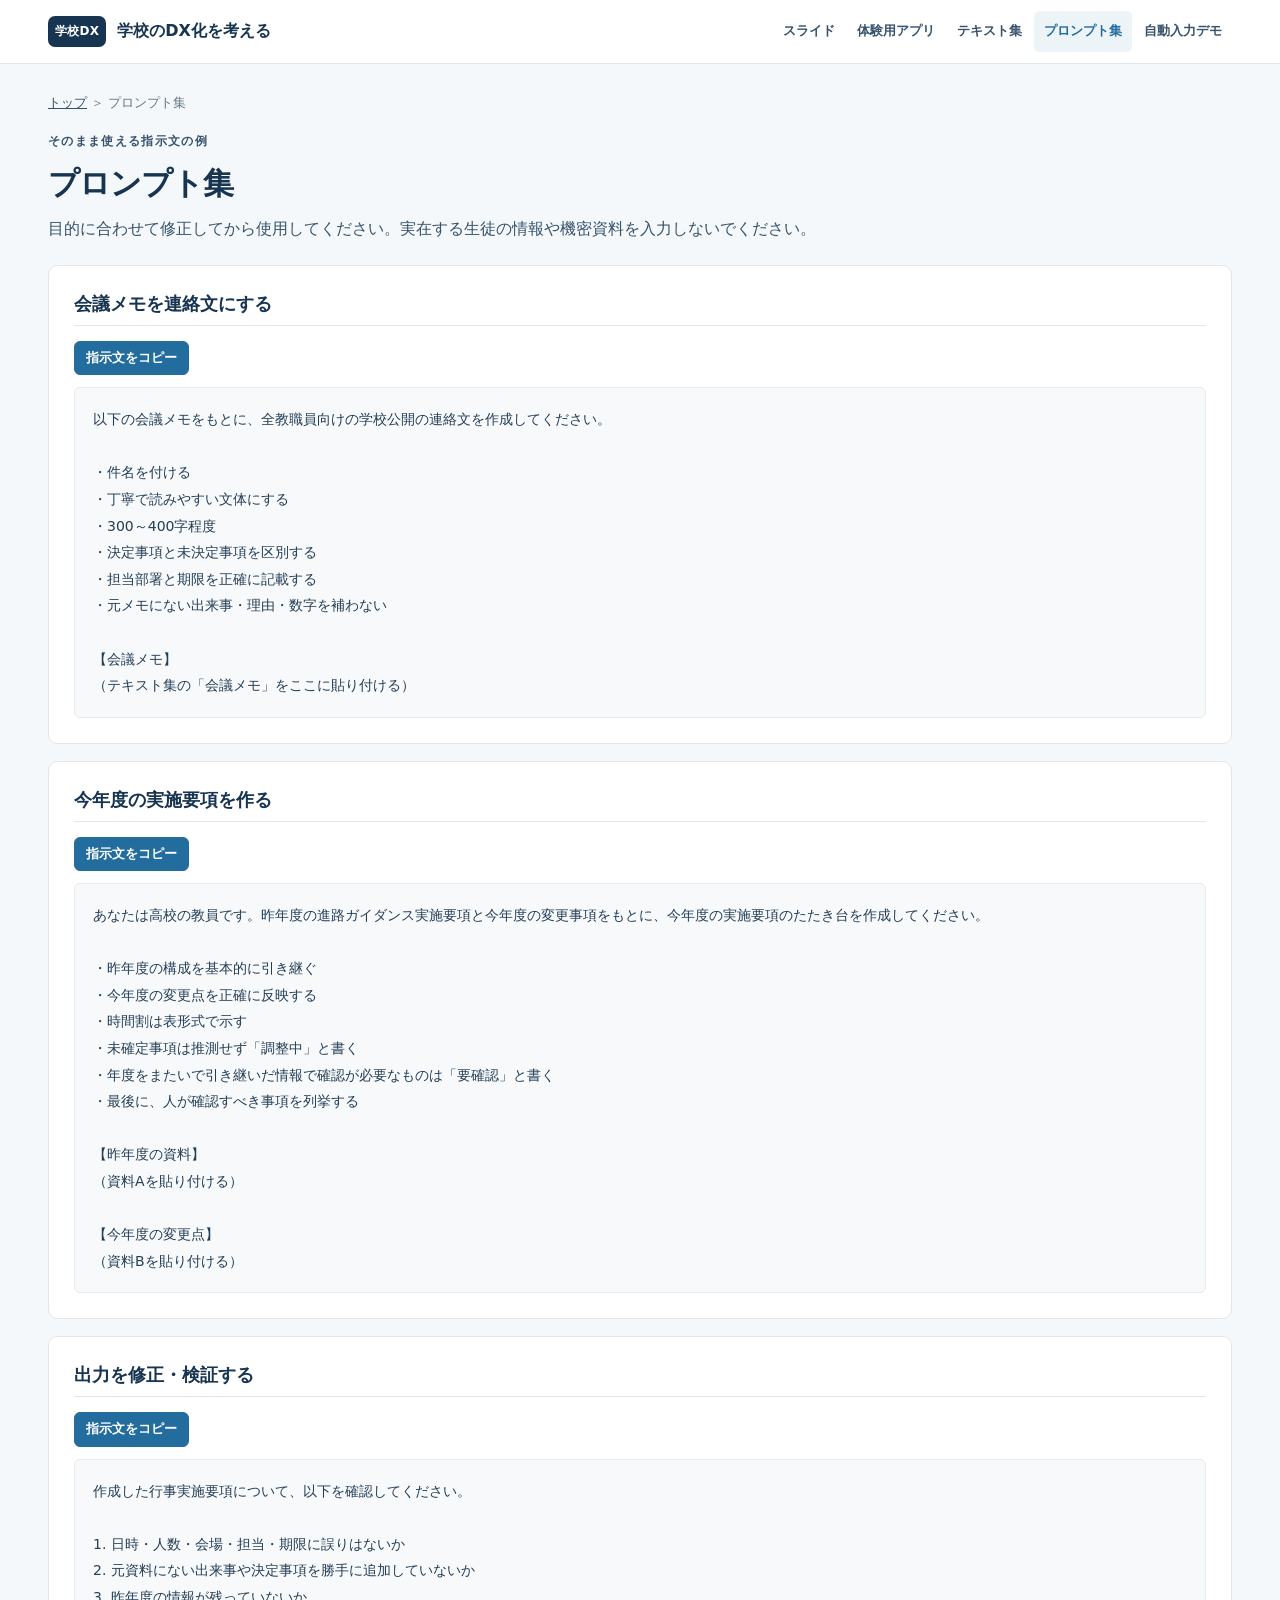
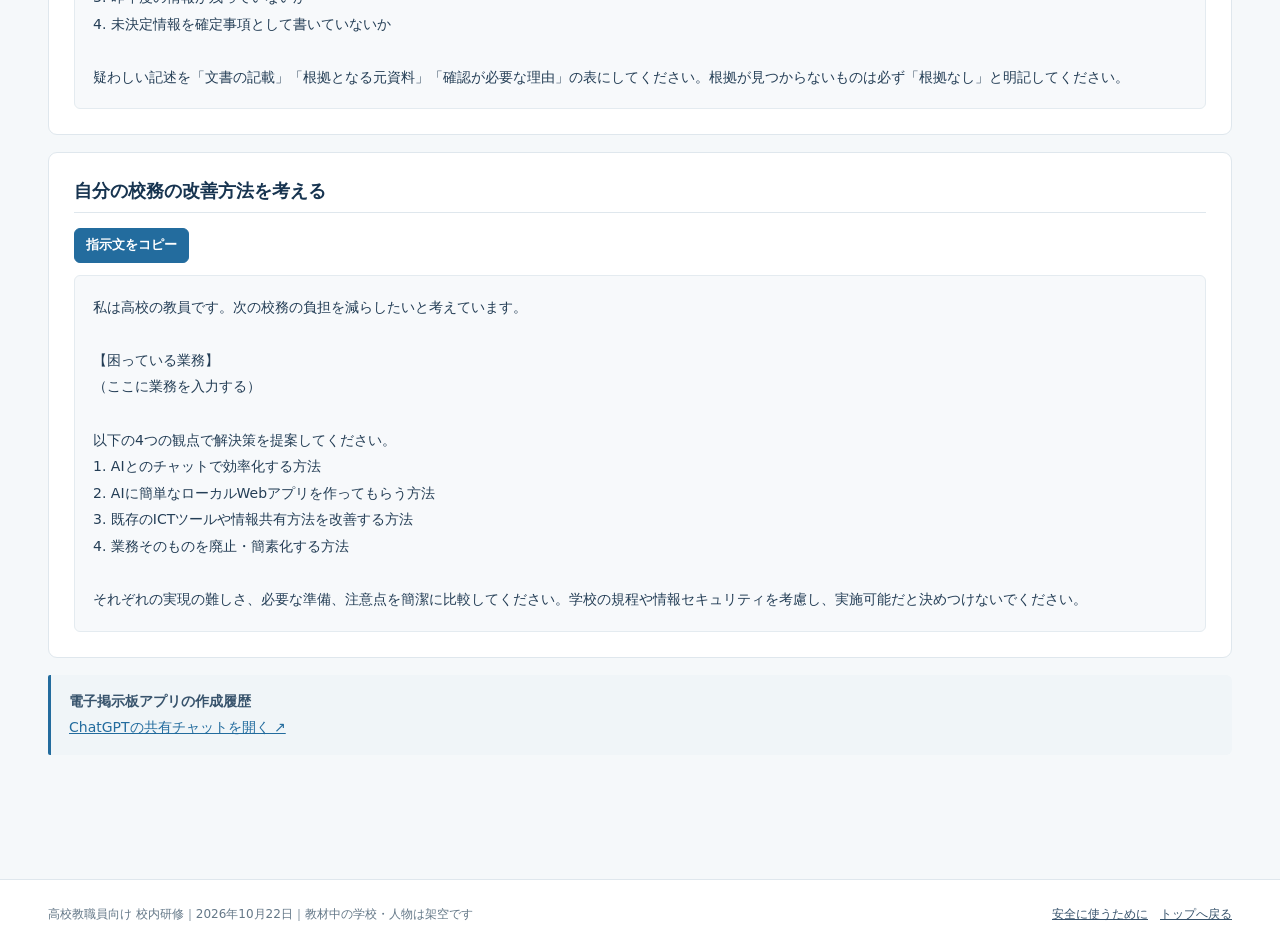
<file: materials/prompts.html>
<!doctype html><html lang="ja"><head><meta charset="UTF-8"><meta name="viewport" content="width=device-width, initial-scale=1"><title>プロンプト集｜学校のDX化を考える</title><meta name="description" content="学校のDX化を考える 校内研修の資料と体験用ツール"><link rel="stylesheet" href="../assets/style.css"></head><body><header class="site-head"><div class="head-inner"><a class="brand" href="../index.html"><span class="brand-mark">学校DX</span>学校のDX化を考える</a><nav class="global-nav" aria-label="サイトメニュー"><a href="../index.html#slides">スライド</a><a href="../index.html#apps">体験用アプリ</a><a href="../materials/texts.html">テキスト集</a><a href="../materials/prompts.html" aria-current="page">プロンプト集</a><a href="../demos/auto-form.html">自動入力デモ</a></nav></div></header><main><p class="breadcrumb"><a href="../index.html">トップ</a> ＞ プロンプト集</p><div class="page-title"><p class="eyebrow">そのまま使える指示文の例</p><h1>プロンプト集</h1><p>目的に合わせて修正してから使用してください。実在する生徒の情報や機密資料を入力しないでください。</p></div><section class="readbox" id="prompt-meeting"><h3>会議メモを連絡文にする</h3><div class="buttons" style="margin:0 0 12px;padding:0"><button type="button" class="btn small" data-copy="prompt-text-meeting">指示文をコピー</button></div><pre class="text-source" id="prompt-text-meeting">以下の会議メモをもとに、全教職員向けの学校公開の連絡文を作成してください。

・件名を付ける
・丁寧で読みやすい文体にする
・300～400字程度
・決定事項と未決定事項を区別する
・担当部署と期限を正確に記載する
・元メモにない出来事・理由・数字を補わない

【会議メモ】
（テキスト集の「会議メモ」をここに貼り付ける）</pre></section><section class="readbox" id="prompt-plan"><h3>今年度の実施要項を作る</h3><div class="buttons" style="margin:0 0 12px;padding:0"><button type="button" class="btn small" data-copy="prompt-text-plan">指示文をコピー</button></div><pre class="text-source" id="prompt-text-plan">あなたは高校の教員です。昨年度の進路ガイダンス実施要項と今年度の変更事項をもとに、今年度の実施要項のたたき台を作成してください。

・昨年度の構成を基本的に引き継ぐ
・今年度の変更点を正確に反映する
・時間割は表形式で示す
・未確定事項は推測せず「調整中」と書く
・年度をまたいで引き継いだ情報で確認が必要なものは「要確認」と書く
・最後に、人が確認すべき事項を列挙する

【昨年度の資料】
（資料Aを貼り付ける）

【今年度の変更点】
（資料Bを貼り付ける）</pre></section><section class="readbox" id="prompt-revise"><h3>出力を修正・検証する</h3><div class="buttons" style="margin:0 0 12px;padding:0"><button type="button" class="btn small" data-copy="prompt-text-revise">指示文をコピー</button></div><pre class="text-source" id="prompt-text-revise">作成した行事実施要項について、以下を確認してください。

1. 日時・人数・会場・担当・期限に誤りはないか
2. 元資料にない出来事や決定事項を勝手に追加していないか
3. 昨年度の情報が残っていないか
4. 未決定情報を確定事項として書いていないか

疑わしい記述を「文書の記載」「根拠となる元資料」「確認が必要な理由」の表にしてください。根拠が見つからないものは必ず「根拠なし」と明記してください。</pre></section><section class="readbox" id="prompt-improve"><h3>自分の校務の改善方法を考える</h3><div class="buttons" style="margin:0 0 12px;padding:0"><button type="button" class="btn small" data-copy="prompt-text-improve">指示文をコピー</button></div><pre class="text-source" id="prompt-text-improve">私は高校の教員です。次の校務の負担を減らしたいと考えています。

【困っている業務】
（ここに業務を入力する）

以下の4つの観点で解決策を提案してください。
1. AIとのチャットで効率化する方法
2. AIに簡単なローカルWebアプリを作ってもらう方法
3. 既存のICTツールや情報共有方法を改善する方法
4. 業務そのものを廃止・簡素化する方法

それぞれの実現の難しさ、必要な準備、注意点を簡潔に比較してください。学校の規程や情報セキュリティを考慮し、実施可能だと決めつけないでください。</pre></section><div class="note"><strong>電子掲示板アプリの作成履歴</strong><br><a href="https://chatgpt.com/share/6ad99d3b-70a0-83ee-8673-cad5994e71d2" target="_blank" rel="noopener noreferrer">ChatGPTの共有チャットを開く ↗</a></div><p id="copy-feedback" role="status" class="feedback" aria-live="polite"></p></main><footer class="site-footer"><div class="footer-inner"><span>高校教職員向け 校内研修｜2026年10月22日｜教材中の学校・人物は架空です</span><div><a href="../materials/safety.html">安全に使うために</a><a href="../index.html">トップへ戻る</a></div></div></footer><script src="../assets/site.js" defer></script></body></html>
</file>
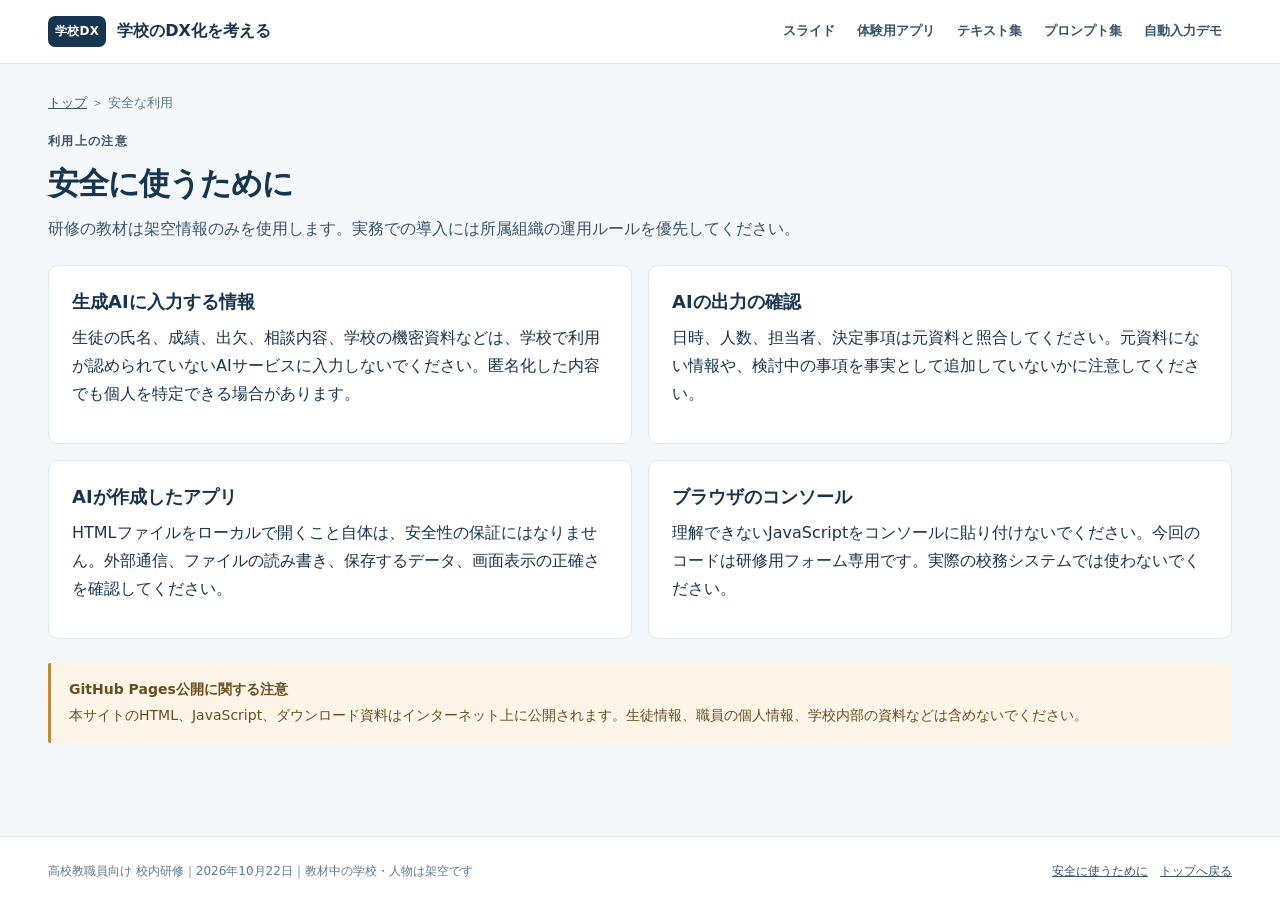
<file: materials/safety.html>
<!doctype html><html lang="ja"><head><meta charset="UTF-8"><meta name="viewport" content="width=device-width, initial-scale=1"><title>安全に使うために｜学校のDX化を考える</title><meta name="description" content="学校のDX化を考える 校内研修の資料と体験用ツール"><link rel="stylesheet" href="../assets/style.css"></head><body><header class="site-head"><div class="head-inner"><a class="brand" href="../index.html"><span class="brand-mark">学校DX</span>学校のDX化を考える</a><nav class="global-nav" aria-label="サイトメニュー"><a href="../index.html#slides">スライド</a><a href="../index.html#apps">体験用アプリ</a><a href="../materials/texts.html">テキスト集</a><a href="../materials/prompts.html">プロンプト集</a><a href="../demos/auto-form.html">自動入力デモ</a></nav></div></header><main><p class="breadcrumb"><a href="../index.html">トップ</a> ＞ 安全な利用</p><div class="page-title"><p class="eyebrow">利用上の注意</p><h1>安全に使うために</h1><p>研修の教材は架空情報のみを使用します。実務での導入には所属組織の運用ルールを優先してください。</p></div><div class="grid-2"><section class="panel"><h3>生成AIに入力する情報</h3><p>生徒の氏名、成績、出欠、相談内容、学校の機密資料などは、学校で利用が認められていないAIサービスに入力しないでください。匿名化した内容でも個人を特定できる場合があります。</p></section><section class="panel"><h3>AIの出力の確認</h3><p>日時、人数、担当者、決定事項は元資料と照合してください。元資料にない情報や、検討中の事項を事実として追加していないかに注意してください。</p></section><section class="panel"><h3>AIが作成したアプリ</h3><p>HTMLファイルをローカルで開くこと自体は、安全性の保証にはなりません。外部通信、ファイルの読み書き、保存するデータ、画面表示の正確さを確認してください。</p></section><section class="panel"><h3>ブラウザのコンソール</h3><p>理解できないJavaScriptをコンソールに貼り付けないでください。今回のコードは研修用フォーム専用です。実際の校務システムでは使わないでください。</p></section></div><div class="note warning" style="margin-top:24px"><strong>GitHub Pages公開に関する注意</strong><br>本サイトのHTML、JavaScript、ダウンロード資料はインターネット上に公開されます。生徒情報、職員の個人情報、学校内部の資料などは含めないでください。</div></main><footer class="site-footer"><div class="footer-inner"><span>高校教職員向け 校内研修｜2026年10月22日｜教材中の学校・人物は架空です</span><div><a href="../materials/safety.html">安全に使うために</a><a href="../index.html">トップへ戻る</a></div></div></footer><script src="../assets/site.js" defer></script></body></html>
</file>
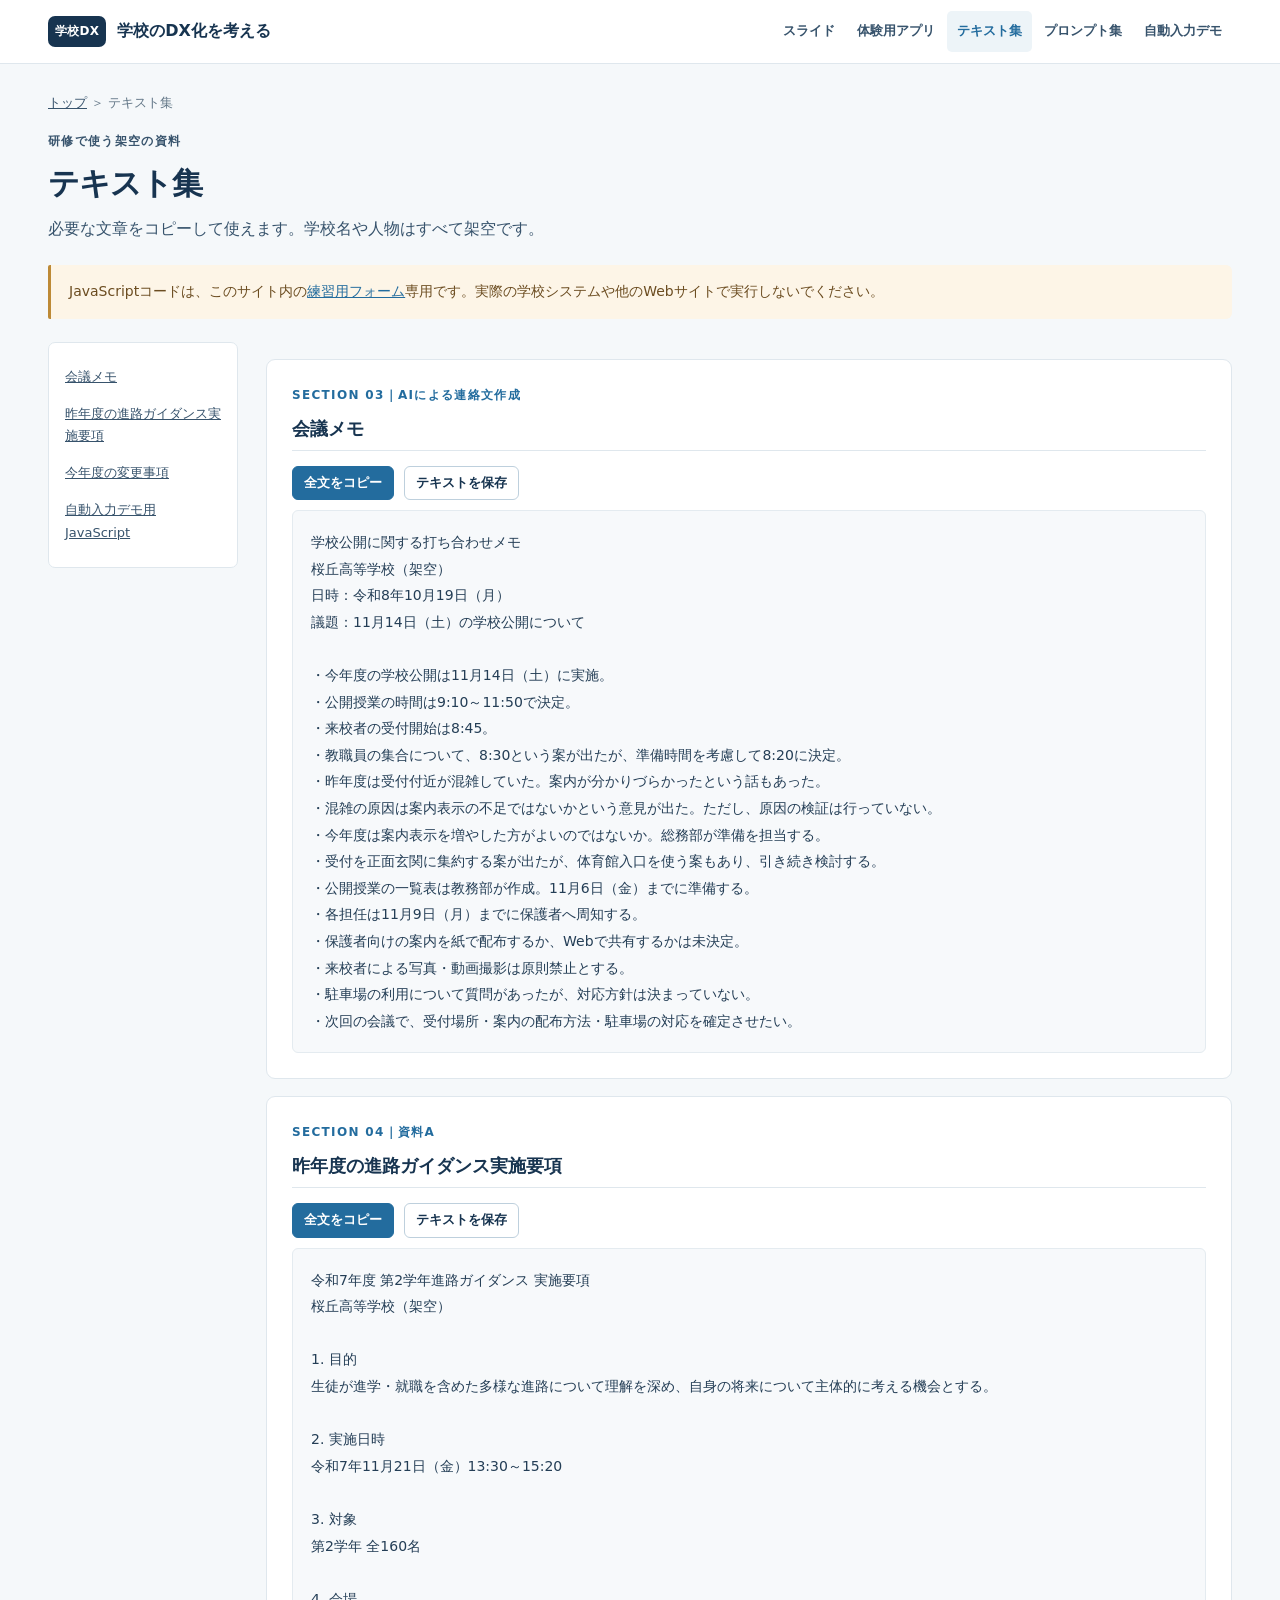
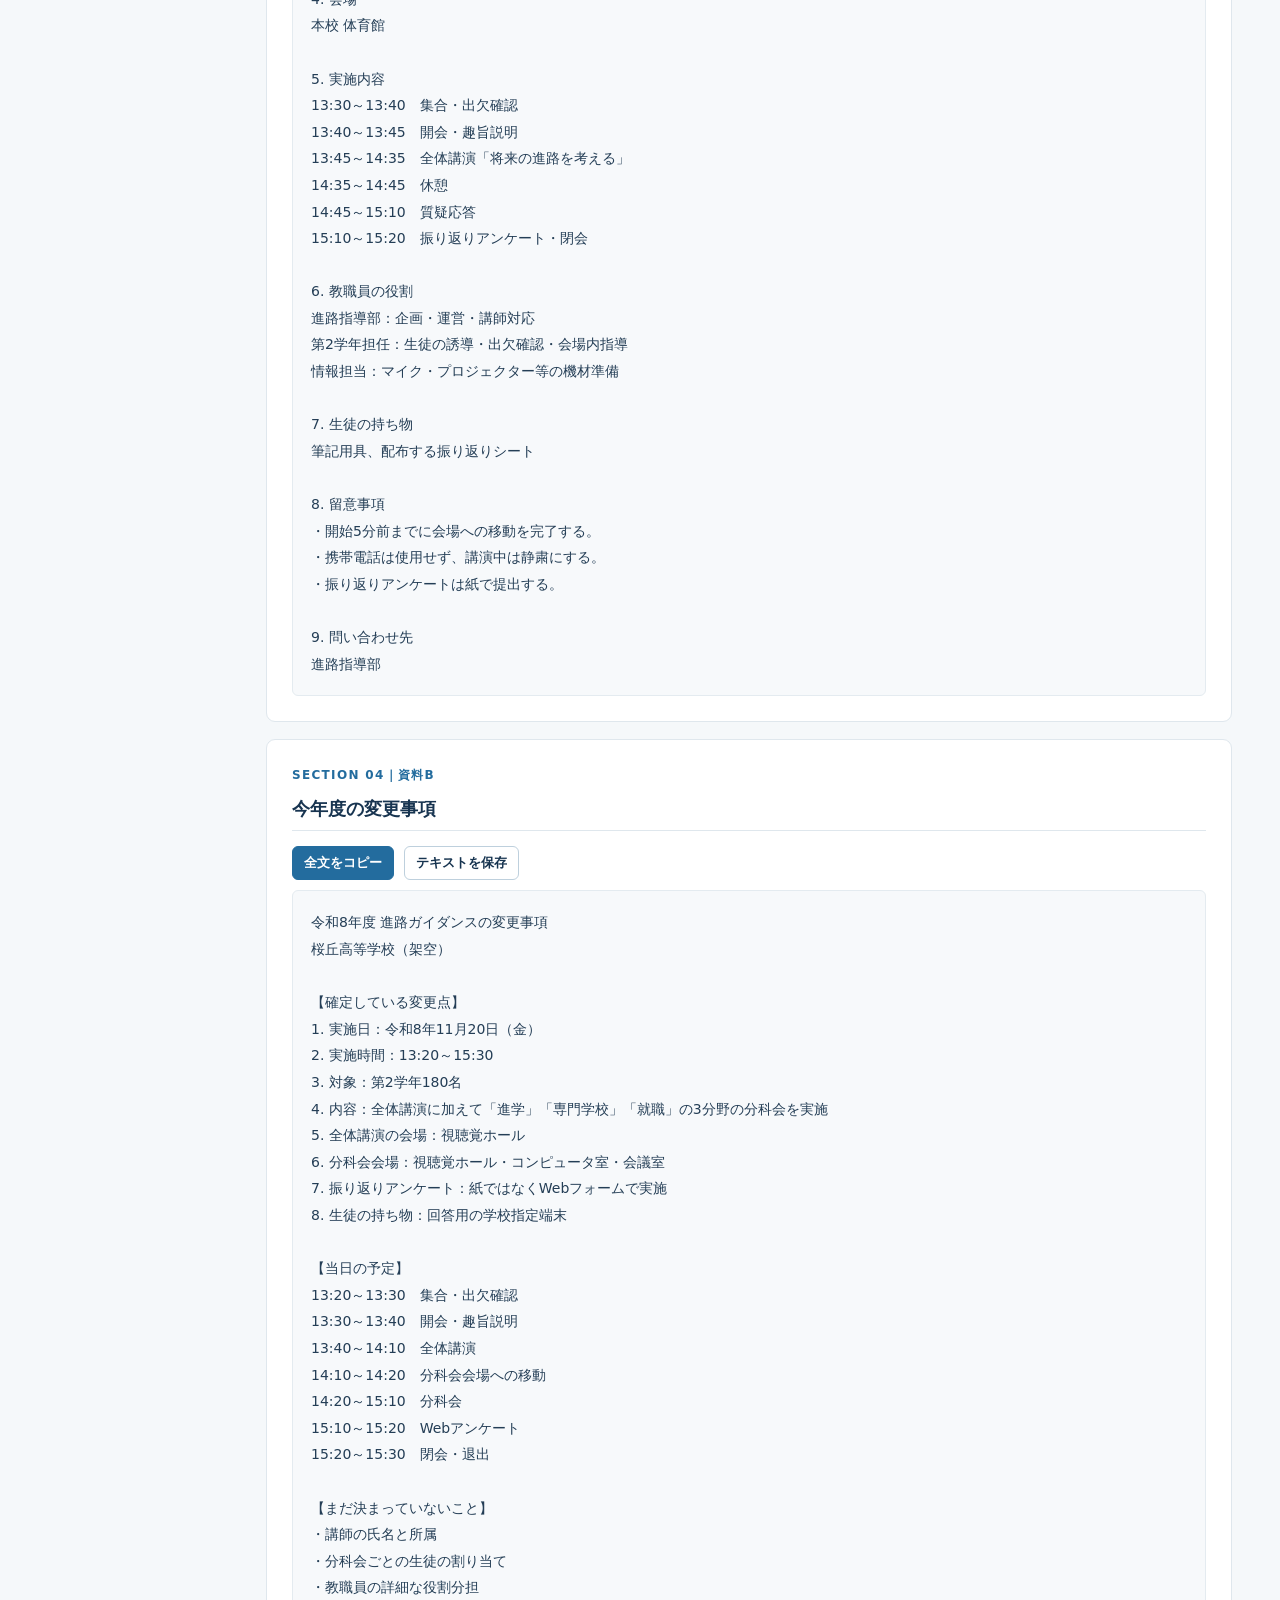
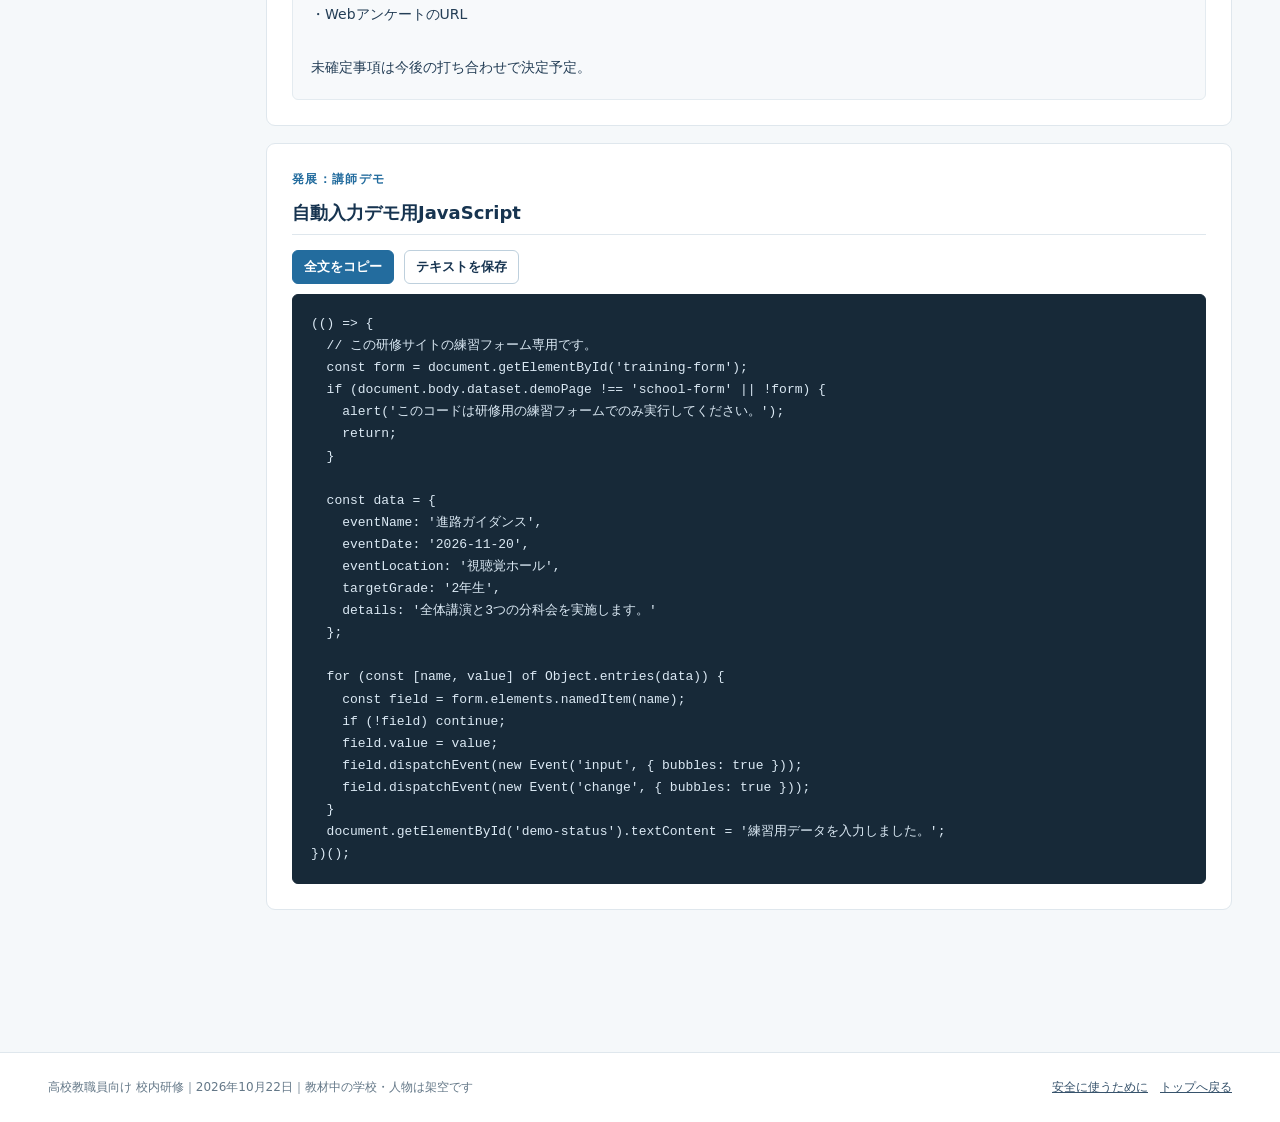
<file: materials/texts.html>
<!doctype html><html lang="ja"><head><meta charset="UTF-8"><meta name="viewport" content="width=device-width, initial-scale=1"><title>テキスト集｜学校のDX化を考える</title><meta name="description" content="学校のDX化を考える 校内研修の資料と体験用ツール"><link rel="stylesheet" href="../assets/style.css"></head><body><header class="site-head"><div class="head-inner"><a class="brand" href="../index.html"><span class="brand-mark">学校DX</span>学校のDX化を考える</a><nav class="global-nav" aria-label="サイトメニュー"><a href="../index.html#slides">スライド</a><a href="../index.html#apps">体験用アプリ</a><a href="../materials/texts.html" aria-current="page">テキスト集</a><a href="../materials/prompts.html">プロンプト集</a><a href="../demos/auto-form.html">自動入力デモ</a></nav></div></header><main><p class="breadcrumb"><a href="../index.html">トップ</a> ＞ テキスト集</p><div class="page-title"><p class="eyebrow">研修で使う架空の資料</p><h1>テキスト集</h1><p>必要な文章をコピーして使えます。学校名や人物はすべて架空です。</p></div><div class="note warning">JavaScriptコードは、このサイト内の<a href="../demos/auto-form.html">練習用フォーム</a>専用です。実際の学校システムや他のWebサイトで実行しないでください。</div><div class="two-col-content" style="margin-top:23px"><aside class="side-index" aria-label="資料一覧"><a href="#meeting">会議メモ</a><a href="#last">昨年度の進路ガイダンス実施要項</a><a href="#changes">今年度の変更事項</a><a href="#js">自動入力デモ用JavaScript</a></aside><div><section id="meeting" class="readbox section"><p class="eyebrow">SECTION 03｜AIによる連絡文作成</p><h3>会議メモ</h3><div class="buttons" style="padding:0;margin:0 0 10px"><button class="btn small" data-copy="source-meeting">全文をコピー</button><a class="btn secondary small" href="会議メモ.txt" download>テキストを保存</a><span class="feedback" id="fb-meeting"></span></div><pre id="source-meeting" class="text-source">学校公開に関する打ち合わせメモ
桜丘高等学校（架空）
日時：令和8年10月19日（月）
議題：11月14日（土）の学校公開について

・今年度の学校公開は11月14日（土）に実施。
・公開授業の時間は9:10～11:50で決定。
・来校者の受付開始は8:45。
・教職員の集合について、8:30という案が出たが、準備時間を考慮して8:20に決定。
・昨年度は受付付近が混雑していた。案内が分かりづらかったという話もあった。
・混雑の原因は案内表示の不足ではないかという意見が出た。ただし、原因の検証は行っていない。
・今年度は案内表示を増やした方がよいのではないか。総務部が準備を担当する。
・受付を正面玄関に集約する案が出たが、体育館入口を使う案もあり、引き続き検討する。
・公開授業の一覧表は教務部が作成。11月6日（金）までに準備する。
・各担任は11月9日（月）までに保護者へ周知する。
・保護者向けの案内を紙で配布するか、Webで共有するかは未決定。
・来校者による写真・動画撮影は原則禁止とする。
・駐車場の利用について質問があったが、対応方針は決まっていない。
・次回の会議で、受付場所・案内の配布方法・駐車場の対応を確定させたい。</pre></section><section id="last" class="readbox section"><p class="eyebrow">SECTION 04｜資料A</p><h3>昨年度の進路ガイダンス実施要項</h3><div class="buttons" style="padding:0;margin:0 0 10px"><button class="btn small" data-copy="source-last">全文をコピー</button><a class="btn secondary small" href="昨年度の実施要項.txt" download>テキストを保存</a><span class="feedback" id="fb-last"></span></div><pre id="source-last" class="text-source">令和7年度 第2学年進路ガイダンス 実施要項
桜丘高等学校（架空）

1. 目的
生徒が進学・就職を含めた多様な進路について理解を深め、自身の将来について主体的に考える機会とする。

2. 実施日時
令和7年11月21日（金）13:30～15:20

3. 対象
第2学年 全160名

4. 会場
本校 体育館

5. 実施内容
13:30～13:40　集合・出欠確認
13:40～13:45　開会・趣旨説明
13:45～14:35　全体講演「将来の進路を考える」
14:35～14:45　休憩
14:45～15:10　質疑応答
15:10～15:20　振り返りアンケート・閉会

6. 教職員の役割
進路指導部：企画・運営・講師対応
第2学年担任：生徒の誘導・出欠確認・会場内指導
情報担当：マイク・プロジェクター等の機材準備

7. 生徒の持ち物
筆記用具、配布する振り返りシート

8. 留意事項
・開始5分前までに会場への移動を完了する。
・携帯電話は使用せず、講演中は静粛にする。
・振り返りアンケートは紙で提出する。

9. 問い合わせ先
進路指導部</pre></section><section id="changes" class="readbox section"><p class="eyebrow">SECTION 04｜資料B</p><h3>今年度の変更事項</h3><div class="buttons" style="padding:0;margin:0 0 10px"><button class="btn small" data-copy="source-changes">全文をコピー</button><a class="btn secondary small" href="今年度の変更点.txt" download>テキストを保存</a><span class="feedback" id="fb-changes"></span></div><pre id="source-changes" class="text-source">令和8年度 進路ガイダンスの変更事項
桜丘高等学校（架空）

【確定している変更点】
1. 実施日：令和8年11月20日（金）
2. 実施時間：13:20～15:30
3. 対象：第2学年180名
4. 内容：全体講演に加えて「進学」「専門学校」「就職」の3分野の分科会を実施
5. 全体講演の会場：視聴覚ホール
6. 分科会会場：視聴覚ホール・コンピュータ室・会議室
7. 振り返りアンケート：紙ではなくWebフォームで実施
8. 生徒の持ち物：回答用の学校指定端末

【当日の予定】
13:20～13:30　集合・出欠確認
13:30～13:40　開会・趣旨説明
13:40～14:10　全体講演
14:10～14:20　分科会会場への移動
14:20～15:10　分科会
15:10～15:20　Webアンケート
15:20～15:30　閉会・退出

【まだ決まっていないこと】
・講師の氏名と所属
・分科会ごとの生徒の割り当て
・教職員の詳細な役割分担
・WebアンケートのURL

未確定事項は今後の打ち合わせで決定予定。</pre></section><section id="js" class="readbox section"><p class="eyebrow">発展：講師デモ</p><h3>自動入力デモ用JavaScript</h3><div class="buttons" style="padding:0;margin:0 0 10px"><button class="btn small" data-copy="source-js">全文をコピー</button><a class="btn secondary small" href="自動入力デモ.js" download>テキストを保存</a><span class="feedback" id="fb-js"></span></div><pre id="source-js" class="text-source code">(() =&gt; {
  // この研修サイトの練習フォーム専用です。
  const form = document.getElementById(&#x27;training-form&#x27;);
  if (document.body.dataset.demoPage !== &#x27;school-form&#x27; || !form) {
    alert(&#x27;このコードは研修用の練習フォームでのみ実行してください。&#x27;);
    return;
  }

  const data = {
    eventName: &#x27;進路ガイダンス&#x27;,
    eventDate: &#x27;2026-11-20&#x27;,
    eventLocation: &#x27;視聴覚ホール&#x27;,
    targetGrade: &#x27;2年生&#x27;,
    details: &#x27;全体講演と3つの分科会を実施します。&#x27;
  };

  for (const [name, value] of Object.entries(data)) {
    const field = form.elements.namedItem(name);
    if (!field) continue;
    field.value = value;
    field.dispatchEvent(new Event(&#x27;input&#x27;, { bubbles: true }));
    field.dispatchEvent(new Event(&#x27;change&#x27;, { bubbles: true }));
  }
  document.getElementById(&#x27;demo-status&#x27;).textContent = &#x27;練習用データを入力しました。&#x27;;
})();</pre></section></div></div><p class="feedback" id="copy-feedback" role="status" aria-live="polite"></p></main><footer class="site-footer"><div class="footer-inner"><span>高校教職員向け 校内研修｜2026年10月22日｜教材中の学校・人物は架空です</span><div><a href="../materials/safety.html">安全に使うために</a><a href="../index.html">トップへ戻る</a></div></div></footer><script src="../assets/site.js" defer></script></body></html>
</file>
<file: assets/style.css>
@charset "utf-8";
:root{--ink:#173450;--mid:#37536c;--blue:#236c9e;--accent:#277eaa;--teal:#147e7a;--bg:#f5f8fa;--paper:#fff;--muted:#647888;--stroke:#dfe7ed;--soft:#edf4f8;--gold:#a26b19;--warn:#fdf5e7;--shadow:0 8px 26px rgba(19,46,72,.055);font-family:"Yu Gothic UI","Hiragino Kaku Gothic ProN","Meiryo",system-ui,sans-serif}
*{box-sizing:border-box}html{scroll-behavior:smooth}body{margin:0;background:var(--bg);color:var(--ink);font-size:16px;line-height:1.75}a{color:var(--blue)}button,input,textarea,select{font:inherit}button,a{touch-action:manipulation}button{cursor:pointer}button:disabled{opacity:.4;cursor:default}a:focus-visible,button:focus-visible,input:focus-visible,textarea:focus-visible{outline:3px solid #61a5d3;outline-offset:3px}img{max-width:100%}
.site-head{background:#fff;border-bottom:1px solid var(--stroke);position:sticky;top:0;z-index:100}.head-inner{max-width:1240px;margin:auto;padding:11px 28px;display:flex;gap:20px;align-items:center;justify-content:space-between}.brand{color:var(--ink);text-decoration:none;display:flex;align-items:center;gap:11px;font-size:16px;font-weight:800;white-space:nowrap}.brand-mark{display:grid;place-items:center;background:var(--ink);color:white;border-radius:7px;padding:5px 7px;font-size:12px;letter-spacing:.02em}.global-nav{display:flex;gap:2px;align-items:center;flex-wrap:wrap}.global-nav a{color:var(--mid);text-decoration:none;font-size:13px;padding:9px 10px;border-radius:5px;font-weight:600}.global-nav a:hover,.global-nav a[aria-current="page"]{background:var(--soft);color:var(--blue)}
main{max-width:1240px;margin:0 auto;padding:28px 28px 68px}.eyebrow{font-size:12px;font-weight:800;letter-spacing:.11em;color:var(--blue);margin:0 0 10px}.hero{background:var(--paper);border:1px solid var(--stroke);border-radius:10px;padding:36px 40px;margin-bottom:26px;position:relative;overflow:hidden}.hero:before{position:absolute;content:"";left:0;top:0;bottom:0;width:5px;background:var(--blue)}h1{font-size:clamp(26px,3vw,38px);line-height:1.4;letter-spacing:-.03em;margin:0 0 10px;font-weight:800}h2{font-size:23px;letter-spacing:-.025em;line-height:1.4;margin:0 0 12px}h3{font-size:18px;line-height:1.45;margin:0 0 9px}p{margin:0 0 12px}.lead{font-size:16px;color:var(--mid);max-width:850px}.sublead{font-size:13px;color:var(--muted);margin-top:12px}.section{margin-top:38px;scroll-margin-top:85px}.section-header{display:flex;justify-content:space-between;gap:12px;align-items:baseline;margin-bottom:14px}.section-header p{margin:0;color:var(--muted);font-size:13px}.panel,.tile,.viewer{background:var(--paper);border:1px solid var(--stroke);border-radius:10px}.panel{padding:23px}.tile{padding:23px;display:flex;flex-direction:column;gap:9px}.tile p{color:var(--mid);font-size:14px;line-height:1.75}.tile .tag{color:var(--teal);font-size:12px;font-weight:800;letter-spacing:.05em}.tile h3{margin:0}.tile img{border:1px solid var(--stroke);aspect-ratio:16 / 9;object-fit:cover;border-radius:5px;margin-bottom:8px}.grid-2{display:grid;grid-template-columns:repeat(2,minmax(0,1fr));gap:16px}.grid-3{display:grid;grid-template-columns:repeat(3,minmax(0,1fr));gap:16px}.buttons{display:flex;gap:10px;align-items:center;flex-wrap:wrap;margin-top:auto;padding-top:10px}.btn{display:inline-flex;gap:7px;align-items:center;justify-content:center;text-decoration:none;font-size:14px;font-weight:700;background:var(--blue);border:1px solid var(--blue);color:#fff;padding:9px 15px;border-radius:6px;line-height:1.4}.btn:hover{background:#165781;color:white}.btn.secondary{background:white;border:1px solid #bed0dd;color:var(--ink)}.btn.secondary:hover{background:var(--soft)}.btn.quiet{background:var(--soft);border-color:var(--soft);color:var(--ink)}.btn.small{font-size:13px;padding:7px 11px}.text-link{font-size:14px;font-weight:700;color:var(--blue);text-underline-offset:3px}.muted{font-size:13px;color:var(--muted)}.note{background:#f0f5f8;border-left:3px solid var(--blue);padding:14px 18px;border-radius:2px 6px 6px 2px;color:var(--mid);font-size:14px;line-height:1.85}.note.warning{background:var(--warn);border-color:#bd8a36;color:#6b4c20}.split{display:flex;gap:22px;align-items:start}.split > *{flex:1;min-width:0}
.viewer{overflow:hidden}.viewer-stage{background:#203246;padding:18px 25px 8px;position:relative}.slide-shell{max-width:1010px;margin:auto;position:relative;aspect-ratio:16 / 9;background:white;display:grid;place-items:center;border-radius:3px;overflow:hidden}.slide-shell img{display:block;width:100%;height:100%;object-fit:contain}.slide-count{position:absolute;bottom:12px;right:14px;background:#1d3449c9;color:#fff;border-radius:4px;padding:3px 9px;font-size:12px;font-variant-numeric:tabular-nums}.viewer-controls{padding:13px 20px;display:flex;gap:10px;align-items:center;flex-wrap:wrap;justify-content:space-between}.viewer-actions{display:flex;gap:8px;align-items:center}.viewer-actions button{padding:7px 12px;border:1px solid var(--stroke);background:white;border-radius:5px;color:var(--ink);font-size:13px;font-weight:700}.viewer-actions button:hover{background:var(--soft)}.viewer-controls input[type=range]{flex:1;min-width:120px;max-width:350px;accent-color:var(--blue)}.thumb-tray{border-top:1px solid var(--stroke);background:#f8fafb;padding:10px 12px;display:flex;gap:10px;overflow-x:auto}.thumb-tray button{padding:0;background:white;border:2px solid transparent;min-width:116px;max-width:116px;border-radius:4px;overflow:hidden;color:var(--muted);font-size:11px}.thumb-tray button[aria-current="true"]{border-color:var(--blue)}.thumb-tray img{width:100%;aspect-ratio:16/9;object-fit:contain;display:block;background:white}.viewer-stage:fullscreen{display:flex;align-items:center;justify-content:center;background:#1d2c3d;padding:2vh}.viewer-stage:fullscreen .slide-shell{width:min(96vw,171vh);max-width:none}.viewer-stage:fullscreen .slide-count{font-size:16px}.viewer-meta{padding:0 20px 18px;font-size:12px;color:var(--muted)}
.breadcrumb{font-size:13px;color:var(--muted);margin-bottom:16px}.breadcrumb a{color:var(--mid)}.page-title{margin-bottom:22px}.page-title h1{font-size:31px}.page-title p{color:var(--mid)}.embedded-app{width:100%;height:75vh;min-height:650px;border:1px solid var(--stroke);border-radius:9px;background:white;display:block}.tool-toolbar{display:flex;justify-content:space-between;align-items:center;gap:12px;flex-wrap:wrap;margin-bottom:13px}.tool-toolbar p{color:var(--muted);font-size:13px;margin:0}.readbox{background:white;border:1px solid var(--stroke);border-radius:9px;padding:25px;margin:17px 0}.readbox h3{border-bottom:1px solid var(--stroke);padding-bottom:8px;margin-bottom:15px}.text-source{width:100%;white-space:pre-wrap;word-break:break-word;font:14px/1.9 "Yu Gothic UI","Hiragino Kaku Gothic ProN",Meiryo,system-ui,sans-serif;color:#243e56;background:#f7f9fb;border:1px solid #e4ebf0;border-radius:6px;padding:18px;margin:0;overflow-wrap:anywhere;tab-size:2}.text-source.code{font:13px/1.7 Consolas,"SFMono-Regular",monospace;color:#dbe9f4;background:#172938;border-color:#172938;overflow:auto;white-space:pre}.two-col-content{display:grid;grid-template-columns:190px minmax(0,1fr);gap:28px}.side-index{align-self:start;position:sticky;top:90px;padding:16px;border:1px solid var(--stroke);background:white;border-radius:7px}.side-index a{display:block;font-size:13px;padding:7px 0;color:var(--mid)}.mini-table{border-collapse:collapse;width:100%}.mini-table td,.mini-table th{text-align:left;border-bottom:1px solid var(--stroke);padding:9px 12px;font-size:14px}.mini-table th{background:#edf4f8;color:var(--ink)}.inline-label{display:inline-block;background:var(--soft);color:var(--blue);font-size:12px;font-weight:700;padding:3px 7px;border-radius:3px}.feedback{font-size:13px;color:var(--teal);min-height:1.5em}.form-grid{display:grid;grid-template-columns:1fr 1fr;gap:15px}.field{display:flex;flex-direction:column;gap:6px}.field.full{grid-column:1/-1}.field label{font-size:13px;font-weight:700;color:var(--mid)}input[type=text],input[type=date],textarea,select{width:100%;border:1px solid #c9d7e2;background:white;border-radius:6px;padding:11px;font-size:15px;color:var(--ink)}textarea{min-height:105px;resize:vertical}.site-footer{background:white;border-top:1px solid var(--stroke);margin-top:25px}.footer-inner{max-width:1240px;margin:auto;padding:24px 28px;display:flex;gap:12px;flex-wrap:wrap;align-items:center;justify-content:space-between;font-size:12px;color:var(--muted)}.footer-inner a{font-size:12px;color:var(--mid);margin-left:12px}
@media(max-width:1000px){.head-inner{flex-wrap:wrap;padding:10px 18px}.global-nav{width:100%;overflow-x:auto;flex-wrap:nowrap}.global-nav a{white-space:nowrap}.grid-3{grid-template-columns:repeat(2,minmax(0,1fr))}.two-col-content{grid-template-columns:1fr}.side-index{position:static;display:flex;gap:18px;overflow:auto;flex-wrap:wrap}.side-index a{white-space:nowrap}.embedded-app{min-height:600px}}
@media(max-width:650px){body{font-size:15px}main{padding:19px 14px 45px}.hero{padding:25px 23px}.grid-2,.grid-3,.form-grid{grid-template-columns:1fr}.split{flex-direction:column}.viewer-stage{padding:8px}.viewer-controls{padding:10px;gap:8px}.viewer-actions button{padding:6px 8px}.thumb-tray button{min-width:85px;max-width:85px}.tile,.panel,.readbox{padding:18px}.section-header{display:block}.embedded-app{height:75vh}.footer-inner{padding:20px 14px}}
</file>
